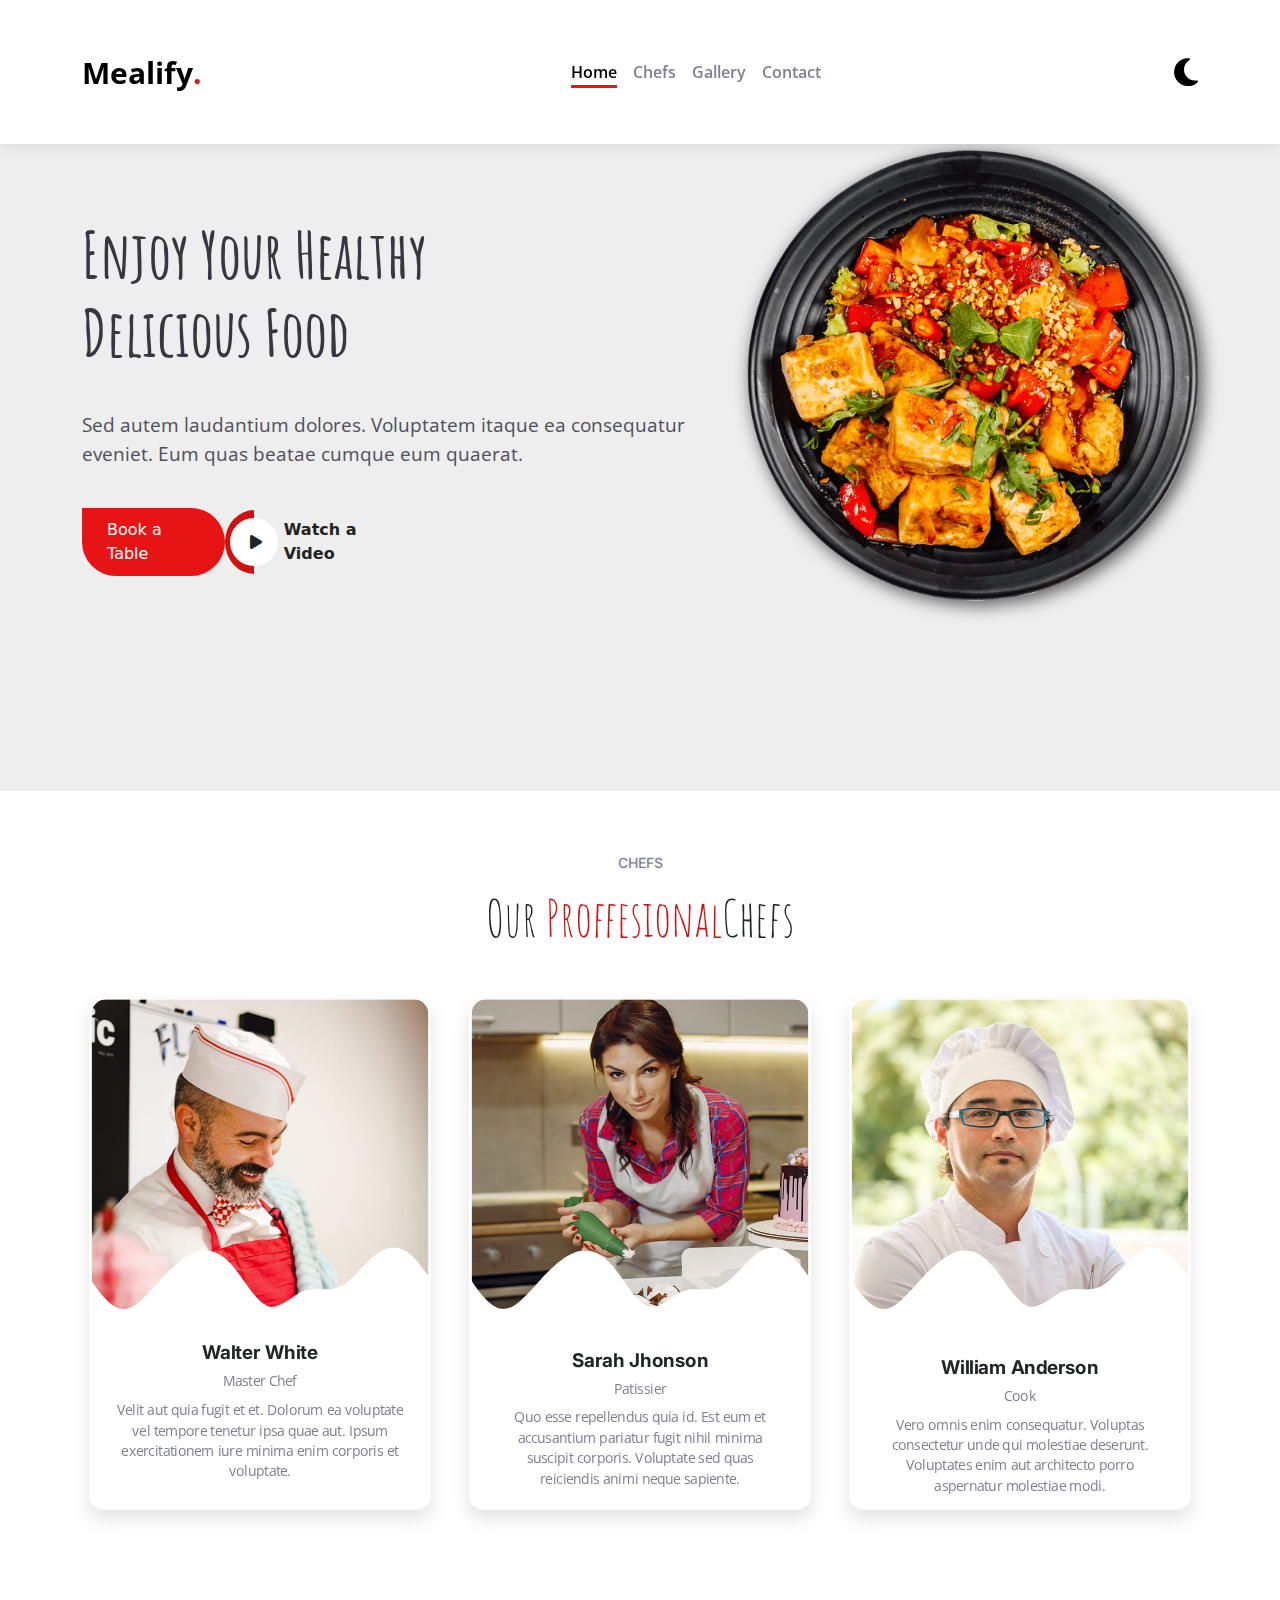
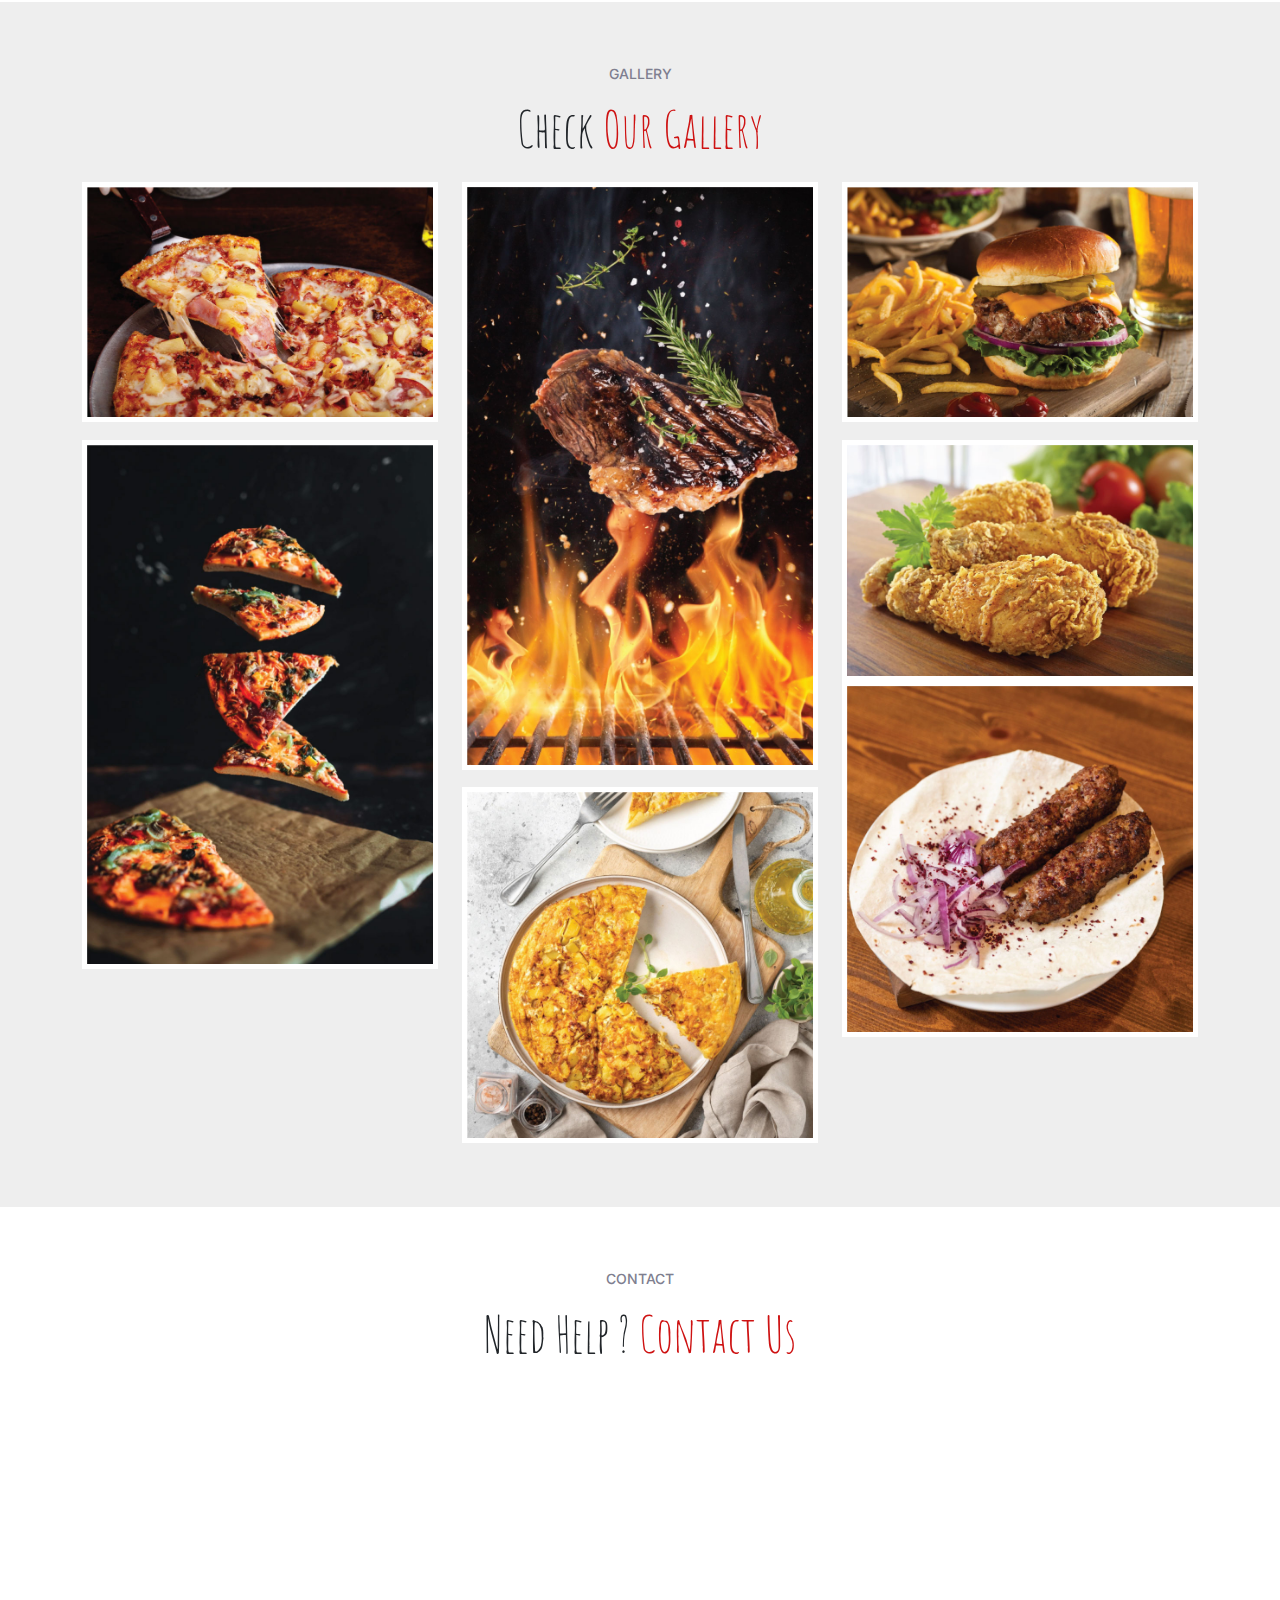
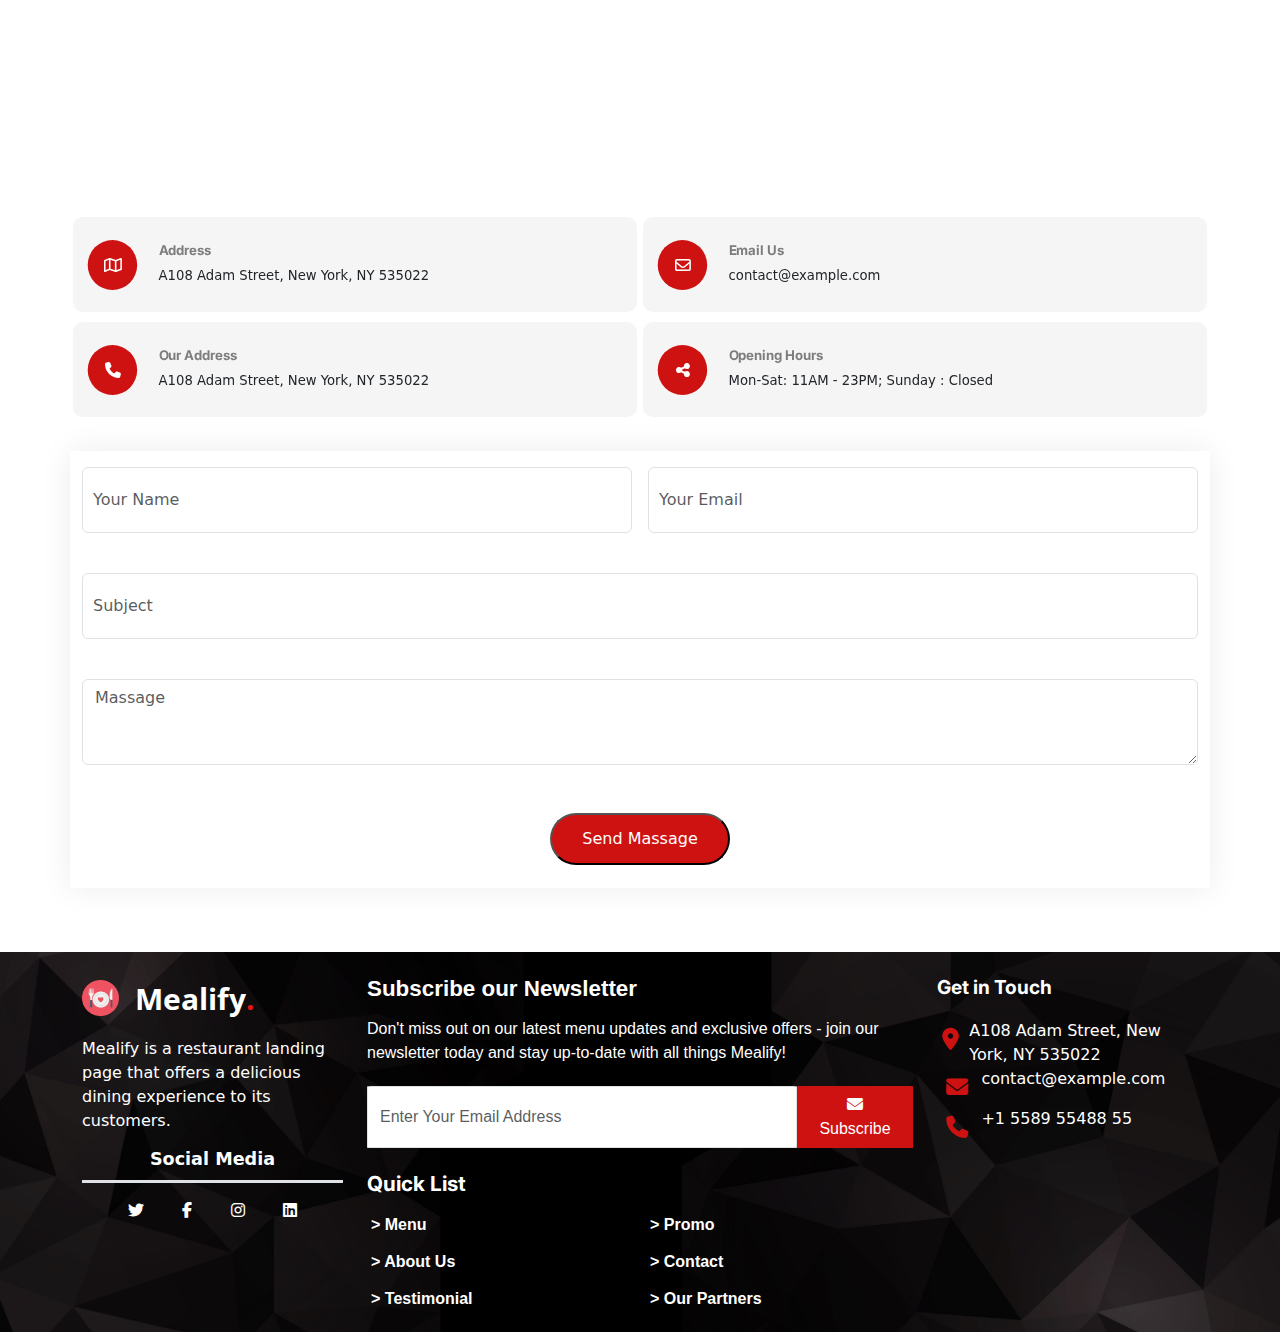
<file: index.html>
<!DOCTYPE html>
<html lang="en">
<head>
    <meta charset="UTF-8">
    <meta name="viewport" content="width=device-width, initial-scale=1.0">
    <link id="stylePage" rel="stylesheet" href="./style/styles.css">
    <link rel="stylesheet" href="https://cdn.jsdelivr.net/npm/bootstrap@5.3.3/dist/css/bootstrap.min.css">
    <link rel="stylesheet" href="./style/all.min.css">
    <link rel="stylesheet" href="./style/media.css">
    <link rel="icon" href="./imgs/favicon.png">


    <link rel="preconnect" href="https://fonts.googleapis.com">
    <link rel="preconnect" href="https://fonts.gstatic.com" crossorigin>
    <link href="https://fonts.googleapis.com/css2?family=Open+Sans:ital,wght@0,300..800;1,300..800&display=swap" rel="stylesheet">
    <link rel="preconnect" href="https://fonts.googleapis.com">
    <link rel="preconnect" href="https://fonts.gstatic.com" crossorigin>
    <link href="https://fonts.googleapis.com/css2?family=Amatic+SC:wght@400;700&display=swap" rel="stylesheet">
    <link rel="preconnect" href="https://fonts.googleapis.com">
    <link rel="preconnect" href="https://fonts.gstatic.com" crossorigin>
    <link href="https://fonts.googleapis.com/css2?family=Inter:ital,opsz,wght@0,14..32,100..900;1,14..32,100..900&display=swap" rel="stylesheet">
    
    <title>mealify</title>
</head>
<body>
    

  

    
  <!-- NAV_BAR -->


  

  
  <nav id="navbar" class="navbar navbar-expand-lg fixed-top">
    <div class="container  ">
      <a id="navTitle" class="navbar-brand" href="#">Mealify</a>
   

      
      <div class="collapse navbar-collapse  " id="navbarSupportedContent">
        <ul id="myNavUl" class="navbar-nav  mb-2 mb-lg-0">
          <li class="nav-item">
            <a class="nav-link  active" aria-current="page" href="#mainSection">Home</a>
          </li>
          <li class="nav-item">
            <a class="nav-link " href="#CHEFS_Section">Chefs</a>
          </li>
          <li class="nav-item">
            <a class="nav-link " href="#GallerySection">Gallery</a>
          </li>
          <li class="nav-item">
            <a class="nav-link " href="#ContactUsSection" >Contact</a>
          </li>
        </ul>
       
      </div>
      
      <i id="MoodIcon" class="fa-solid fa-moon fa-2xl ms-auto  " style="color: #000000;"></i>  
      <i id="sunIcon" class="fa-solid fa-sun fa-xl ms-auto d-none " style="color: #ffff;"></i>

      
      <button class="navbar-toggler" type="button" data-bs-toggle="offcanvas" data-bs-target="#offcanvasRight" aria-controls="navbarSupportedContent" aria-expanded="false" aria-label="Toggle navigation">
        <span class="navbar-toggler-icon"></span>
      </button>
   
    </div>
    
  </nav>

  <div class="offcanvas offcanvas-end   " tabindex="-1" id="offcanvasRight" aria-labelledby="offcanvasRightLabel">
    <div class="offcanvas-header">
      <ul id="mylist" class="list-unstyled ">
        <li class="nav-item">
          <a class="nav-link  active" aria-current="page" href="#mainSection">Home</a>
        </li>
        <li class="nav-item">
          <a class="nav-link " href="#CHEFS_Section">Chefs</a>
        </li>
        <li class="nav-item">
          <a class="nav-link " href="#GallerySection">Gallery</a>
        </li>
        <li class="nav-item">
          <a class="nav-link " href="#ContactUsSection" >Contact</a>
        </li>
      </ul>

      <button id="listcloseBTN" type="button" class="btn-close" data-bs-dismiss="offcanvas" aria-label="Close"></button>
    </div>
 


  </div>

  


  <!-- mainSection -->
   <header id="mainSection" class="section">
    <div class="container ">
     <div class="row ">
      <div class="col-md-7   ">

        <h2 id="mainTitle" >Enjoy Your Healthy <br> Delicious Food</h2>
        <p id="mainTitle_P" class="">Sed autem laudantium dolores. Voluptatem itaque ea consequatur <br> eveniet. Eum quas beatae cumque eum quaerat. </p>
        <div  id="btnGroup" class="btnGroup d-flex  align-items-center  ">
          
          <a href="" class="mybtn   rounded-bottom-pill rounded-end-pill text-decoration-none  text-white">Book a Table</a>
        

        <div id="mybtn1Container" class="d-flex  ">
          <div id="mainHomeIcon" class="icon"> <i  class="fa-solid  fa-play ms-1  "></i></div>

          
          <a href="https://youtube.com" class="mybtn2   text-decoration-none  list-unstyled" target="_blank" >Watch a Video</a>
  
  
        </div>




    
        </div>
      </div>
   
      <div class="col-md-5 d-flex justify-content-center ">
        <img id="foodImg" class="" src="./imgs/hero-img.png" alt="foodImg">
      </div>



     
    
     
     </div>




    </div>
   </header>

  


  <!-- CHEFS_Section -->
     <section id="CHEFS_Section" class="section">
    <div class="container">
      <div class="row">
        <div class="col-lg-12 text-center">
          <h2 class="globelFont2">CHEFS</h2>
          <p class="globelFont">Our <span class="globelSpanFont">Proffesional</span>Chefs</p>

        </div>
      </div>




      <div class="row">
        <div class="col-md-4   rounded-4">
          <div class="mediaBoxs">
            <a href="https://twitter.com" target="_blank">
              <i class="fa-brands fa-twitter"></i>
            </a>
            <a href="https://facebook.com" target="_blank">
              <i class="fa-brands fa-facebook-f"></i>
            </a>
            <a href="https://instagram.com" target="_blank">
              <i class="fa-brands fa-instagram"></i>
            </a>
            <a href="https://linkedin.com" target="_blank">
              <i class="fa-brands fa-linkedin"></i>
            </a>
          </div>


         <div class="chefsimg-Container position-relative ">
          <picture class="" >
            <img class=" rounded-top-4 mb-3"  src="/imgs/chefs-1.jpg" alt="">

          </picture>
          <svg xmlns="http://www.w3.org/2000/svg" viewBox="0 0 1440 320"><path fill="#ffff" fill-opacity="1" d="M0,96L21.8,128C43.6,160,87,224,131,229.3C174.5,235,218,181,262,133.3C305.5,85,349,43,393,26.7C436.4,11,480,21,524,69.3C567.3,117,611,203,655,218.7C698.2,235,742,181,785,165.3C829.1,149,873,171,916,149.3C960,128,1004,64,1047,32C1090.9,0,1135,0,1178,42.7C1221.8,85,1265,171,1309,186.7C1352.7,203,1396,149,1418,122.7L1440,96L1440,320L1418.2,320C1396.4,320,1353,320,1309,320C1265.5,320,1222,320,1178,320C1134.5,320,1091,320,1047,320C1003.6,320,960,320,916,320C872.7,320,829,320,785,320C741.8,320,698,320,655,320C610.9,320,567,320,524,320C480,320,436,320,393,320C349.1,320,305,320,262,320C218.2,320,175,320,131,320C87.3,320,44,320,22,320L0,320Z"></path></svg>

         </div>

        
       
       
          <div class="cardContent position-relative text-center pt-2">
            
            <h3 class="mb-2 globelChefTitleFontStyle">Walter White</h3>
            <span class="globelChefSpanFontStyle">Master Chef</span>
            <p class="pt-2 pb-3 globelChefParagraphFontStyle">Velit aut quia fugit et et. Dolorum ea voluptate vel tempore tenetur ipsa quae aut. Ipsum exercitationem iure minima enim corporis et voluptate. </p>


          </div>

      
          
        </div>

        
        <div class="col-md-4  rounded-4">
          <div class="mediaBoxs">
            <a href="https://twitter.com" target="_blank">
              <i class="fa-brands fa-twitter"></i>
            </a>
            <a href="https://facebook.com" target="_blank">
              <i class="fa-brands fa-facebook-f"></i>
            </a>
            <a href="https://instagram.com" target="_blank">
              <i class="fa-brands fa-instagram"></i>
            </a>
            <a href="https://linkedin.com" target="_blank">
              <i class="fa-brands fa-linkedin"></i>
            </a>
          </div>
          <div class="chefsimg-Container position-relative ">
            <picture >
              <img class=" rounded-top-4 mb-3"  src="/imgs/chefs-2.jpg" alt="">
            </picture>
            <svg xmlns="http://www.w3.org/2000/svg" viewBox="0 0 1440 320"><path fill="#ffff" fill-opacity="1" d="M0,96L21.8,128C43.6,160,87,224,131,229.3C174.5,235,218,181,262,133.3C305.5,85,349,43,393,26.7C436.4,11,480,21,524,69.3C567.3,117,611,203,655,218.7C698.2,235,742,181,785,165.3C829.1,149,873,171,916,149.3C960,128,1004,64,1047,32C1090.9,0,1135,0,1178,42.7C1221.8,85,1265,171,1309,186.7C1352.7,203,1396,149,1418,122.7L1440,96L1440,320L1418.2,320C1396.4,320,1353,320,1309,320C1265.5,320,1222,320,1178,320C1134.5,320,1091,320,1047,320C1003.6,320,960,320,916,320C872.7,320,829,320,785,320C741.8,320,698,320,655,320C610.9,320,567,320,524,320C480,320,436,320,393,320C349.1,320,305,320,262,320C218.2,320,175,320,131,320C87.3,320,44,320,22,320L0,320Z"></path></svg>
  
           </div>

      

          <div class="cardContent text-center pt-3">
            <h3 class="mb-2 globelChefTitleFontStyle">Sarah Jhonson</h3>
            <span class="globelChefSpanFontStyle">Patissier</span>
            <p class="pt-2 pb-3 globelChefParagraphFontStyle">Quo esse repellendus quia id. Est eum et accusantium pariatur fugit nihil minima suscipit corporis. Voluptate sed quas reiciendis animi neque sapiente.  </p>


          </div>

        </div>
        <div class="col-md-4  rounded-4">

          <div class="mediaBoxs">
            <a href="https://twitter.com" target="_blank">
              <i class="fa-brands fa-twitter"></i>
            </a>
            <a href="https://facebook.com" target="_blank">
              <i class="fa-brands fa-facebook-f"></i>
            </a>
            <a href="https://instagram.com" target="_blank">
              <i class="fa-brands fa-instagram"></i>
            </a>
            <a href="https://linkedin.com" target="_blank">
              <i class="fa-brands fa-linkedin"></i>
            </a>
          </div>

          <div class="chefsimg-Container position-relative ">

            <picture >
              <img class=" rounded-top-4 mb-3"  src="/imgs/chefs-3.jpg" alt="">
            </picture>
            <svg xmlns="http://www.w3.org/2000/svg" viewBox="0 0 1440 320"><path fill="#ffff" fill-opacity="1" d="M0,96L21.8,128C43.6,160,87,224,131,229.3C174.5,235,218,181,262,133.3C305.5,85,349,43,393,26.7C436.4,11,480,21,524,69.3C567.3,117,611,203,655,218.7C698.2,235,742,181,785,165.3C829.1,149,873,171,916,149.3C960,128,1004,64,1047,32C1090.9,0,1135,0,1178,42.7C1221.8,85,1265,171,1309,186.7C1352.7,203,1396,149,1418,122.7L1440,96L1440,320L1418.2,320C1396.4,320,1353,320,1309,320C1265.5,320,1222,320,1178,320C1134.5,320,1091,320,1047,320C1003.6,320,960,320,916,320C872.7,320,829,320,785,320C741.8,320,698,320,655,320C610.9,320,567,320,524,320C480,320,436,320,393,320C349.1,320,305,320,262,320C218.2,320,175,320,131,320C87.3,320,44,320,22,320L0,320Z"></path></svg>

          </div>
        
          
          <div class="cardContent text-center pt-4">
            <h3 class="mb-2 globelChefTitleFontStyle">William Anderson</h3>
            <span class="globelChefSpanFontStyle">Cook</span>
            <p class="pt-2 pb-3 globelChefParagraphFontStyle">Vero omnis enim consequatur. Voluptas consectetur unde qui molestiae deserunt. Voluptates enim aut architecto porro aspernatur molestiae modi. </p>


          </div>

        </div>

        




      </div>
    </div>
   </section>  

  


   <!-- GallerySection  -->
   <section id="GallerySection" class="section">
    <div class="container">
      <div class="row">
        <div class="col-lg-12 text-center">
          <h2 class="globelFont2">GALLERY</h2>
          <p class="globelFont">Check<span class="globelSpanFont"> Our Gallery </span></p>

        </div>
      </div>





      <div id="mealsRow1" class="row ">    
        <div class="col-md-4 ">
          <div class="imgCard">
            <img class="w-100" src="./imgs/meal-1.jpg" alt="">

            <div class="innerLayer ">
              <h2>Pizza</h2>
              <p>Hawaiian pizza with ham and pineapple</p>
  
  
            </div>
          </div>
          <div class="imgCard4">
            <img class="w-100" src="./imgs/meal-4.jpg" alt="">

            <div class="innerLayer ">
              <h2>Levitation pizza</h2>
              <p>Levitation pizza on black background.</p>
  
  
            </div>
          </div>

        </div>


        <div class="col-md-4">
          <div class="imgCard2">
            <img class="w-100" src="./imgs/meal-2.jpg" alt="">

            <div class="innerLayer ">
              <h2>Beef steaks</h2>
              <p>Tasty beef steaks flying above cast iron grate with fire flames. </p>
  
  
            </div>
          </div>
          <div class="imgCard7">
            <img class="w-100" src="./imgs/meal-7.jpg" alt="">

            <div class="innerLayer ">
              <h2>Frittata</h2>
              <p>Frittata or potato pie in a ceramic plate</p>
  
  
            </div>
          </div>
        </div>
        

        
        <div class="col-md-4">
          <div class="imgCard3">
            <img class="w-100" src="./imgs/meal-3.jpg" alt="">

            <div class="innerLayer ">
              <h2>Burger</h2>
              <p>grass fed bison hamburger with chips & beer</p>
  
  
            </div>
          </div>
          <div class="imgCard5">
            <img class="w-100" src="./imgs/meal-5.jpg" alt="">

            <div class="innerLayer ">
              <h2>Crispy Fried Chicken</h2>
              <p>Golden brown chicken legs with a crunchy coating and juicy meat </p>
  
  
            </div>
          </div>
          <div class="imgCard6">
            <img class="w-100" src="./imgs/meal-6.jpg" alt="">

            <div class="innerLayer ">
              <h2>Lyulya kebab</h2>
              <p> Tender and juicy skewers of ground lamb or beef, flavored with aromatic spices and herbs </p>
  
  
            </div>
          </div>
       
        </div>


      </div>
    </div>

   </section>
  



   <!--ContactUsSection -->

     <section id="ContactUsSection" class="section">
    <div class="container">
      <div class="row">
        <div class="col-lg-12 text-center">
          <h2 class="globelFont2">CONTACT</h2>
          <p class="globelFont">Need Help ?<span class="globelSpanFont">  Contact Us </span></p>

        </div>
      </div>


      <div class="iframecontainer">
        <iframe src="https://www.google.com/maps/embed?pb=!1m14!1m8!1m3!1d24194.891570590225!2d-74.006138!3d40.710059!3m2!1i1024!2i768!4f13.1!3m3!1m2!1s0x89c25a22a3bda30d%3A0xb89d1fe6bc499443!2sDowntown.%20Conference%20Center!5e0!3m2!1sen!2sus!4v1744580103501!5m2!1sen!2sus" width="1400" height="350" style="border:0;" allowfullscreen="" loading="lazy" referrerpolicy="no-referrer-when-downgrade"></iframe>

      </div>

      <div id="CustomRow" class="row  ">

        <div id="card1" class="col-md-6 mv  car-body   ">
                <div class="icon">
                 <i class="fa-regular fa-map"></i>
               </div>
               <div>
                 <h3> Address</h3>
                 <p>A108 Adam Street, New York, NY 535022</p>
               </div> 
        </div>
        <div id="card2" class="col-md-6   car-body   ">
               <div class="icon">
                 <i class="fa-regular fa-envelope"></i>
                         </div>
               <div>
                 <h3>Email Us</h3>
                 <p>contact@example.com</p>
               </div> 
        </div>


        

      </div>


      <div class="row  mb-4  ">
      
          <div class="col-md-6 car-body    ">
            
            <div class="icon">
             <i class="fa-solid fa-phone"></i> 
           </div>
           <div>
             <h3>Our Address</h3>
             <p>A108 Adam Street, New York, NY 535022</p>
           </div> 
           </div>
           <div class="col-md-6 car-body   ">
           <div class="icon">
             <i class="fa-solid fa-share-nodes"></i>
           </div>
           <div>
             <h3>Opening Hours</h3>
             <p>Mon-Sat: 11AM - 23PM; Sunday : Closed </p>
           </div> 
       
         </div>
      </div>











    <div class="row   "> 
        <div class="myForm col-md-12  m-auto">
           
       <div class="form pt-3">
       <div class="mb-3 d-flex ">
         <label for="exampleFormControlInput1" class="form-label"></label>
         <input type="email" class="form-control w-50 me-2" id="exampleFormControlInput1" placeholder="Your Name">
 
         <label for="exampleFormControlInput1" class="form-label"></label>
         <input type="email" class="form-control w-50 ms-2" id="exampleFormControlInput1" placeholder="Your Email">
       </div>
       <div class="mb-3">
         <label for="exampleFormControlInput1" class="form-label"></label>
         <input type="email" class="form-control" id="exampleFormControlInput1" placeholder="Subject">
       </div>
       <div class="mb-5">
         <label for="exampleFormControlTextarea1" class="form-label"></label>
         <textarea class="form-control" id="exampleFormControlTextarea1" rows="3" placeholder="Massage"></textarea>
       </div>
        
       <div class="text-center">
         <button id="myBtn" class="rounded-5">Send Massage</button>
       </div>
 
 
     </div>
     
         </div>
    </div>
    

    </div>


   </section> 







   
 <!--FooterSection -->
 <section id="footer">
  <div class="container">
    <div class="row  text-white">
      <div class="col-md-3  py-4">
        <div class="footercontant1 mb-3 d-flex align-items-center">
          <img id="footerIcon" src="./imgs/favicon.png" class=" " alt="foodFooterIcon">
          <a id="navTitle" class="navbar-brand e  ms-3" href="#">Mealify</a>
        </div>
        <div class="footerText1">
          <p class="">Mealify is a restaurant landing page that offers a delicious dining experience to its customers.</p>
        </div>
        <div class="footerText2 text-center">
          <h3 id="socialMediaFooter" class="border-bottom border-3 mb-3">Social Media</h3>
          <div id="FooterList" class="FooterList ">
            <ul class="list-unstyled d-flex justify-content-center ">
              <li class="">
                <i class="fa-brands fa-twitter"></i>
              </li>
              <li>
                <i class="fa-brands fa-facebook-f"></i>
              </li>
              <li>
                <i class="fa-brands fa-instagram"></i>
              </li>
              <li>
                <i class="fa-brands fa-linkedin"></i>
              </li>
            </ul>

          </div>

        </div>
    
      </div>


      <div id="secFooterColumn" class="pt-4  col-md-6 ">
        <h3 id="secFooterColumnTitle">Subscribe our Newsletter</h3>
        <p id="secFooterColumnParagraph">Don't miss out on our latest menu updates and exclusive offers - join our newsletter today and stay up-to-date with all things Mealify! </p>


        <div class="d-flex justify-content-between mb-4">
          <input type="text" name=""class="form-control " placeholder="Enter Your Email Address" id="FooterInput">
          <button id="MyFooterBtn" class="btn text-white"><i class="fa-solid fa-envelope"></i> Subscribe</button>
        </div>
        <div id="QuickfooterListContainer" class="guidList ">
       
          <h2 id="QuickfooterListTitle">Quick List</h2>
       

         <div id="QuickfooterList" class="d-flex  ">
          <div class=" w-50">
            <ul class="list-unstyled  ">
              <li class="mt-2 mx-3"> Menu</li>
              <li class="mt-2 mx-3"> About Us</li>
              <li class="mt-2 mx-3"> Testimonial</li>
            </ul>
          </div>
          <div class="w-50">
            <ul class="list-unstyled ">
              <li class="mt-2 mx-3"> Promo</li>
              <li class="mt-2 mx-3"> Contact</li>
              <li class="mt-2 mx-3"> Our Partners</li>
            </ul>
          </div>
         </div>
          
        </div>


        
       </div>

       
      <div id="thirdFooterColumn" class="py-4 col-md-3 ">
       <h3>Get in Touch</h3>
       <div>
        <ul class="list-unstyled">
          <li><i class="fa-solid fa-location-dot"></i> <span> A108 Adam Street, New York, NY 535022 </span></li>
          <li><i class="fa-solid fa-envelope"></i>    <span>contact@example.com</span></li>
          <li><i class="fa-solid fa-phone"></i>  <span>+1 5589 55488 55</span></li>
        </ul>
       </div>
      </div>
    </div>
  </div>

 </section>
  



    <script src="https://cdn.jsdelivr.net/npm/bootstrap@5.3.3/dist/js/bootstrap.bundle.min.js"></script>
    <script src="./script/index.js"></script>
</body>
</html>
</file>
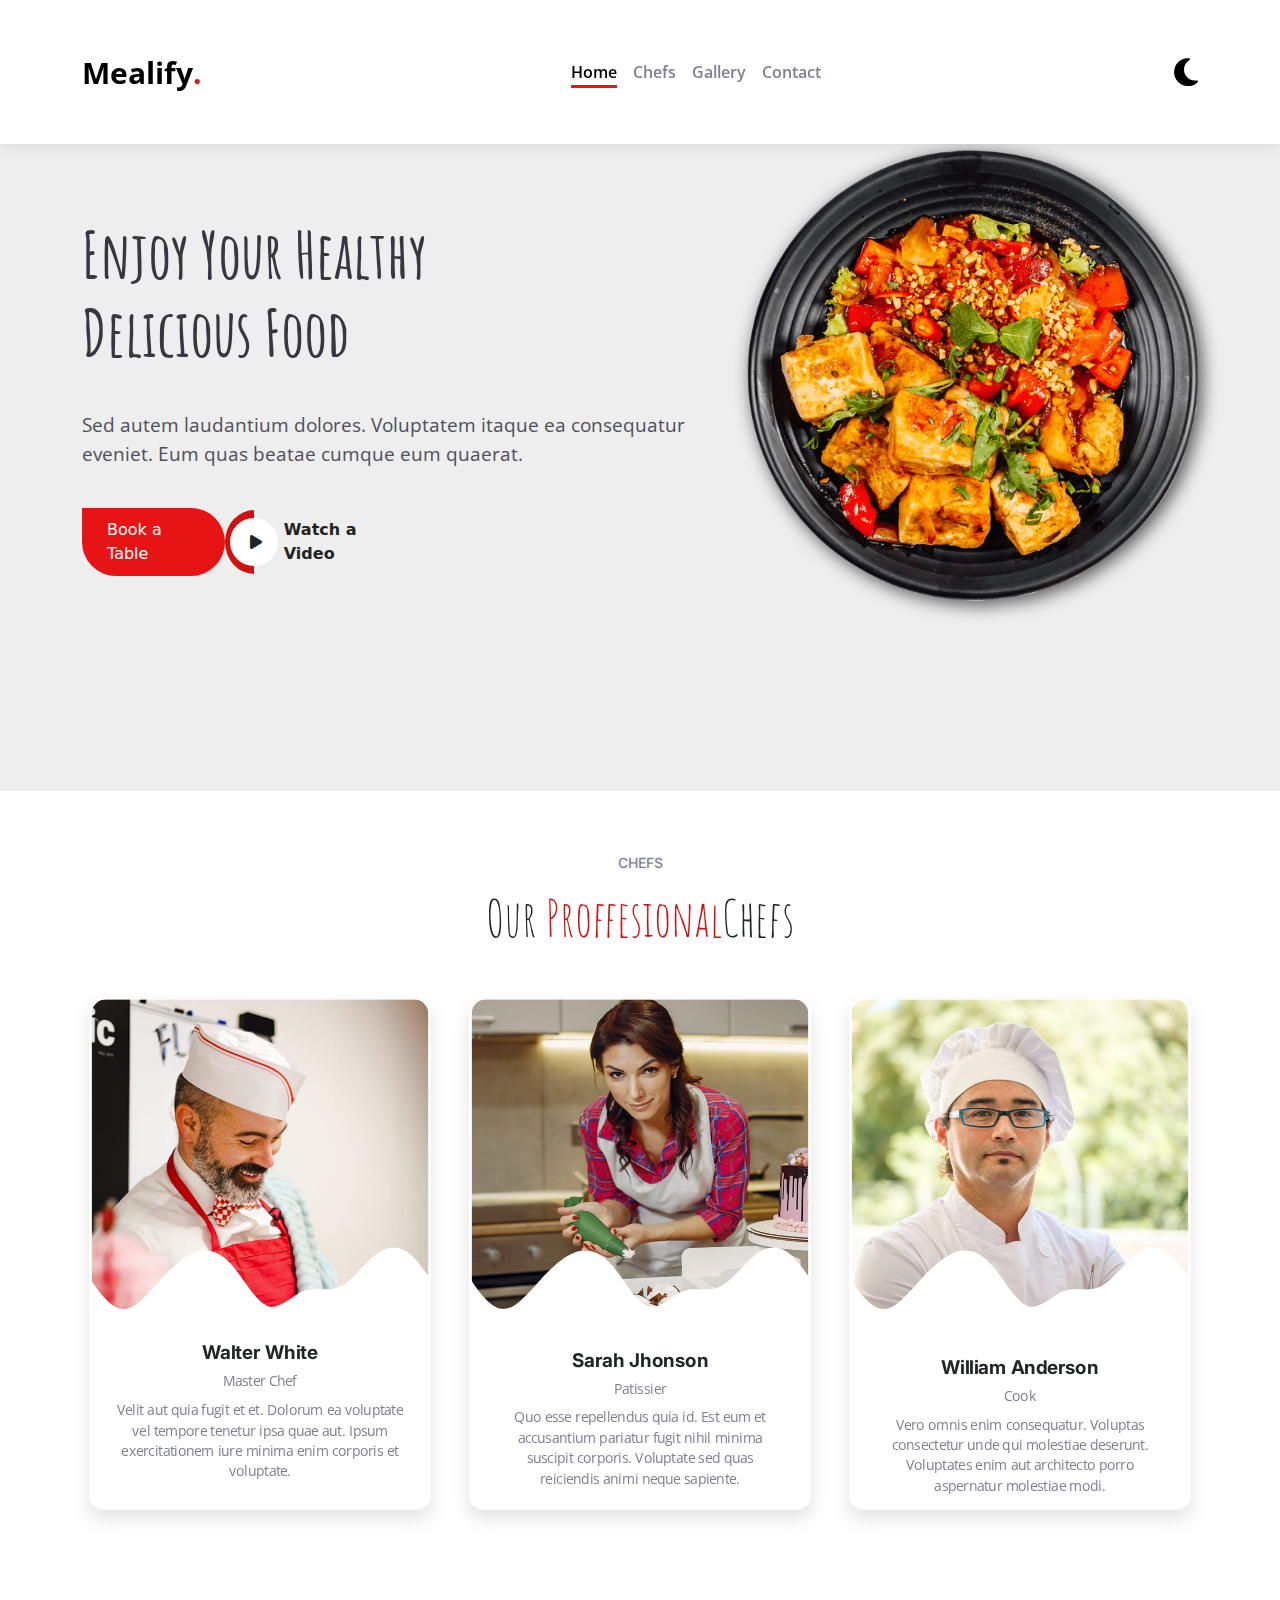
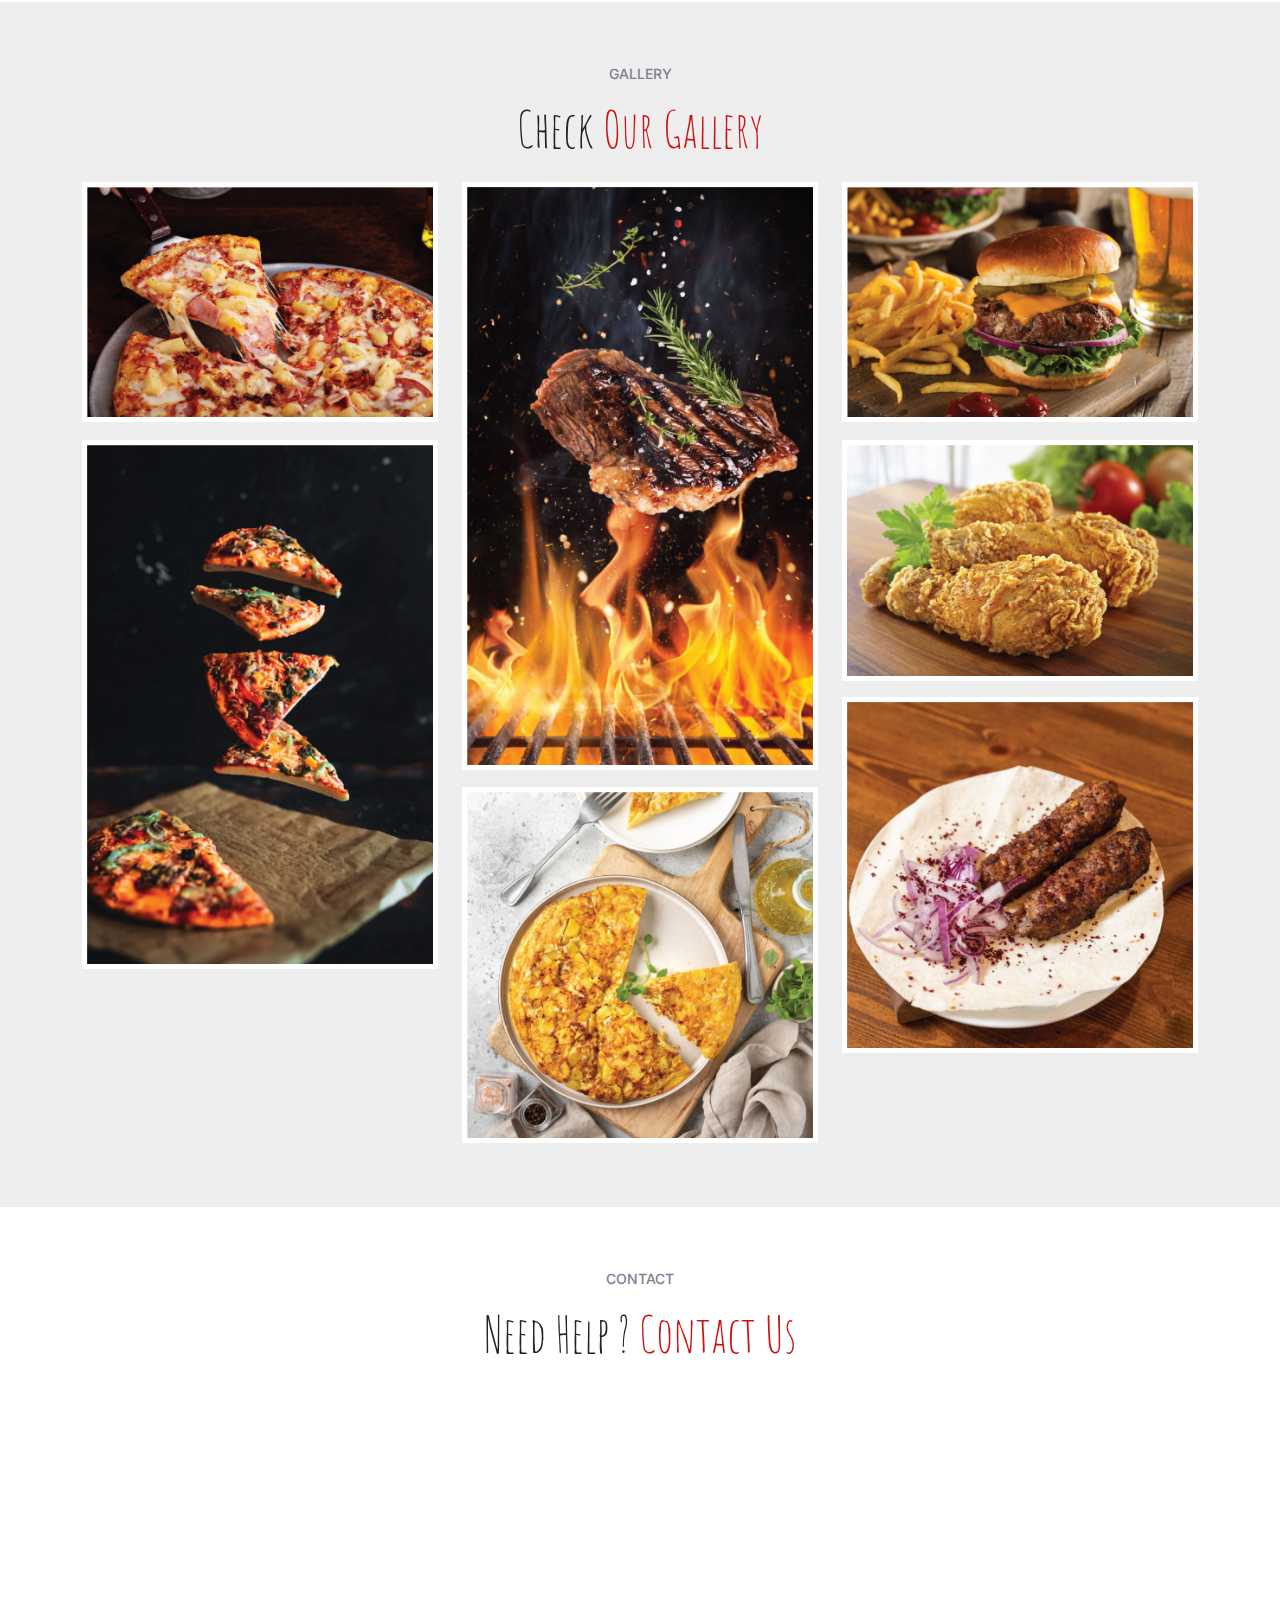
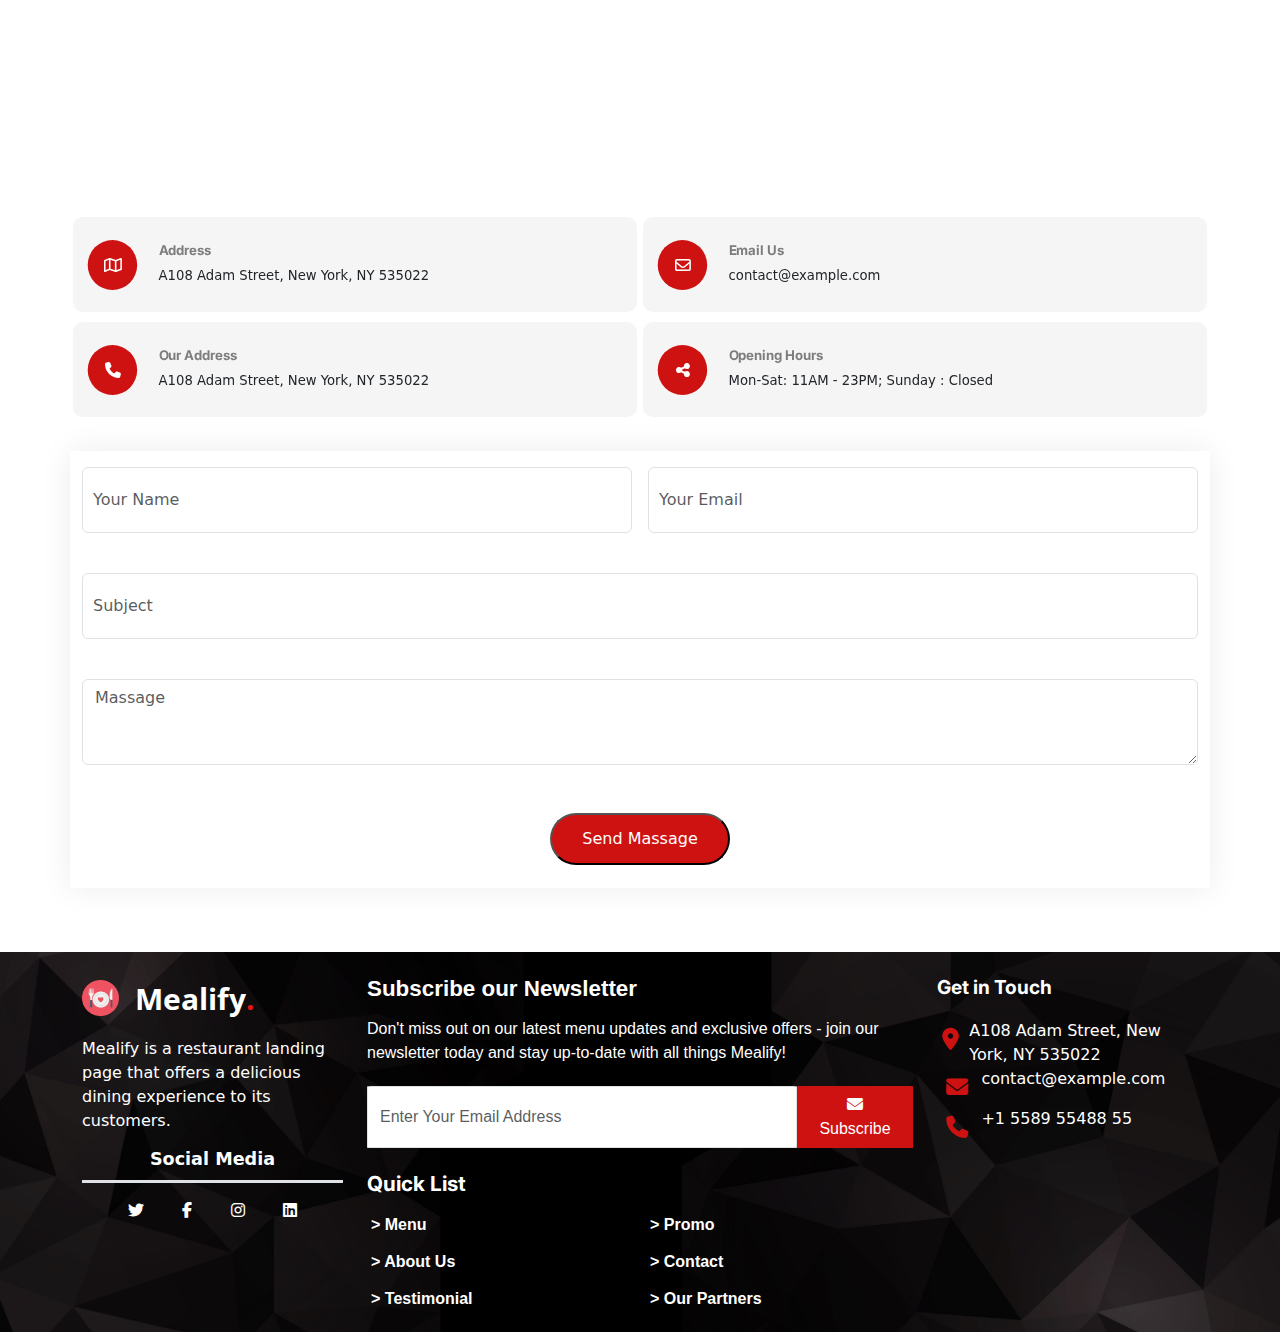
<file: script/index.html>
<!DOCTYPE html>
<html lang="en">
<head>
    <meta charset="UTF-8">
    <meta name="viewport" content="width=device-width, initial-scale=1.0">
    <link id="stylePage" rel="stylesheet" href="./style/styles.css">
    <link rel="stylesheet" href="https://cdn.jsdelivr.net/npm/bootstrap@5.3.3/dist/css/bootstrap.min.css">
    <link rel="stylesheet" href="./style/all.min.css">
    <link rel="stylesheet" href="./style/media.css">
    <link rel="icon" href="./imgs/favicon.png">


    <link rel="preconnect" href="https://fonts.googleapis.com">
    <link rel="preconnect" href="https://fonts.gstatic.com" crossorigin>
    <link href="https://fonts.googleapis.com/css2?family=Open+Sans:ital,wght@0,300..800;1,300..800&display=swap" rel="stylesheet">
    <link rel="preconnect" href="https://fonts.googleapis.com">
    <link rel="preconnect" href="https://fonts.gstatic.com" crossorigin>
    <link href="https://fonts.googleapis.com/css2?family=Amatic+SC:wght@400;700&display=swap" rel="stylesheet">
    <link rel="preconnect" href="https://fonts.googleapis.com">
    <link rel="preconnect" href="https://fonts.gstatic.com" crossorigin>
    <link href="https://fonts.googleapis.com/css2?family=Inter:ital,opsz,wght@0,14..32,100..900;1,14..32,100..900&display=swap" rel="stylesheet">
    
    <title>mealify</title>
</head>
<body>
    

  

    
  <!-- NAV_BAR -->


  

  
  <nav id="navbar" class="navbar navbar-expand-lg fixed-top">
    <div class="container  ">
      <a id="navTitle" class="navbar-brand" href="#">Mealify</a>
   

      
      <div class="collapse navbar-collapse  " id="navbarSupportedContent">
        <ul id="myNavUl" class="navbar-nav  mb-2 mb-lg-0">
          <li class="nav-item">
            <a class="nav-link  active" aria-current="page" href="#mainSection">Home</a>
          </li>
          <li class="nav-item">
            <a class="nav-link " href="#CHEFS_Section">Chefs</a>
          </li>
          <li class="nav-item">
            <a class="nav-link " href="#GallerySection">Gallery</a>
          </li>
          <li class="nav-item">
            <a class="nav-link " href="#ContactUsSection" >Contact</a>
          </li>
        </ul>
       
      </div>
      
      <i id="MoodIcon" class="fa-solid fa-moon fa-2xl ms-auto pointer-event " style="color: #000000;"></i>  
      <i id="sunIcon" class="fa-solid fa-sun fa-xl ms-auto d-none  pointer-event " style="color: #ffff;"></i>

      
      <button class="navbar-toggler" type="button" data-bs-toggle="offcanvas" data-bs-target="#offcanvasRight" aria-controls="navbarSupportedContent" aria-expanded="false" aria-label="Toggle navigation">
        <span class="navbar-toggler-icon"></span>
      </button>
   
    </div>
    
  </nav>

  <div  class="offcanvas offcanvas-end   " tabindex="-1" id="offcanvasRight" aria-labelledby="offcanvasRightLabel">
    <div class="offcanvas-header">
      <ul id="mylist" class="list-unstyled ">
        <li class="nav-item">
          <a class="nav-link  active" aria-current="page" href="#mainSection">Home</a>
        </li>
        <li class="nav-item">
          <a class="nav-link " href="#CHEFS_Section">Chefs</a>
        </li>
        <li class="nav-item">
          <a class="nav-link " href="#GallerySection">Gallery</a>
        </li>
        <li class="nav-item">
          <a class="nav-link " href="#ContactUsSection" >Contact</a>
        </li>
      </ul>

      <button id="listcloseBTN" type="button" class="btn-close" data-bs-dismiss="offcanvas" aria-label="Close"></button>
    </div>
 


  </div>

  


  <!-- mainSection -->
   <header id="mainSection" class="section">
    <div class="container ">
     <div class="row ">
      <div class="col-md-7   ">

        <h2 id="mainTitle" >Enjoy Your Healthy <br> Delicious Food</h2>
        <p id="mainTitle_P" class="">Sed autem laudantium dolores. Voluptatem itaque ea consequatur <br> eveniet. Eum quas beatae cumque eum quaerat. </p>
        <div  id="btnGroup" class="btnGroup d-flex  align-items-center  ">
          
          <a href="" class="mybtn   rounded-bottom-pill rounded-end-pill text-decoration-none  text-white">Book a Table</a>
        

        <div id="mybtn1Container" class="d-flex  ">
          <div id="mainHomeIcon" class="icon"> <i  class="fa-solid  fa-play ms-1  "></i></div>

          
          <a href="https://youtube.com" class="mybtn2   text-decoration-none  list-unstyled" target="_blank" >Watch a Video</a>
  
  
        </div>




    
        </div>
      </div>
   
      <div class="col-md-5 d-flex justify-content-center ">
        <img id="foodImg" class="" src="./imgs/hero-img.png" alt="foodImg">
      </div>



     
    
     
     </div>




    </div>
   </header>

  


  <!-- CHEFS_Section -->
     <section id="CHEFS_Section" class="section">
    <div class="container">
      <div class="row">
        <div class="col-lg-12 text-center">
          <h2 class="globelFont2">CHEFS</h2>
          <p class="globelFont">Our <span class="globelSpanFont">Proffesional</span>Chefs</p>

        </div>
      </div>




      <div class="row">
        <div class="col-md-4   rounded-4">
          <div class="mediaBoxs">
            <a href="https://twitter.com" target="_blank">
              <i class="fa-brands fa-twitter"></i>
            </a>
            <a href="https://facebook.com" target="_blank">
              <i class="fa-brands fa-facebook-f"></i>
            </a>
            <a href="https://instagram.com" target="_blank">
              <i class="fa-brands fa-instagram"></i>
            </a>
            <a href="https://linkedin.com" target="_blank">
              <i class="fa-brands fa-linkedin"></i>
            </a>
          </div>


         <div class="chefsimg-Container position-relative ">
          <picture class="" >
            <img class=" rounded-top-4 mb-3"  src="/imgs/chefs-1.jpg" alt="">

          </picture>
          <svg xmlns="http://www.w3.org/2000/svg" viewBox="0 0 1440 320"><path fill="#ffff" fill-opacity="1" d="M0,96L21.8,128C43.6,160,87,224,131,229.3C174.5,235,218,181,262,133.3C305.5,85,349,43,393,26.7C436.4,11,480,21,524,69.3C567.3,117,611,203,655,218.7C698.2,235,742,181,785,165.3C829.1,149,873,171,916,149.3C960,128,1004,64,1047,32C1090.9,0,1135,0,1178,42.7C1221.8,85,1265,171,1309,186.7C1352.7,203,1396,149,1418,122.7L1440,96L1440,320L1418.2,320C1396.4,320,1353,320,1309,320C1265.5,320,1222,320,1178,320C1134.5,320,1091,320,1047,320C1003.6,320,960,320,916,320C872.7,320,829,320,785,320C741.8,320,698,320,655,320C610.9,320,567,320,524,320C480,320,436,320,393,320C349.1,320,305,320,262,320C218.2,320,175,320,131,320C87.3,320,44,320,22,320L0,320Z"></path></svg>

         </div>

        
       
       
          <div class="cardContent position-relative text-center pt-2">
            
            <h3 class="mb-2 globelChefTitleFontStyle">Walter White</h3>
            <span class="globelChefSpanFontStyle">Master Chef</span>
            <p class="pt-2 pb-3 globelChefParagraphFontStyle">Velit aut quia fugit et et. Dolorum ea voluptate vel tempore tenetur ipsa quae aut. Ipsum exercitationem iure minima enim corporis et voluptate. </p>


          </div>

      
          
        </div>

        
        <div class="col-md-4  rounded-4">
          <div class="mediaBoxs">
            <a href="https://twitter.com" target="_blank">
              <i class="fa-brands fa-twitter"></i>
            </a>
            <a href="https://facebook.com" target="_blank">
              <i class="fa-brands fa-facebook-f"></i>
            </a>
            <a href="https://instagram.com" target="_blank">
              <i class="fa-brands fa-instagram"></i>
            </a>
            <a href="https://linkedin.com" target="_blank">
              <i class="fa-brands fa-linkedin"></i>
            </a>
          </div>
          <div class="chefsimg-Container position-relative ">
            <picture >
              <img class=" rounded-top-4 mb-3"  src="/imgs/chefs-2.jpg" alt="">
            </picture>
            <svg xmlns="http://www.w3.org/2000/svg" viewBox="0 0 1440 320"><path fill="#ffff" fill-opacity="1" d="M0,96L21.8,128C43.6,160,87,224,131,229.3C174.5,235,218,181,262,133.3C305.5,85,349,43,393,26.7C436.4,11,480,21,524,69.3C567.3,117,611,203,655,218.7C698.2,235,742,181,785,165.3C829.1,149,873,171,916,149.3C960,128,1004,64,1047,32C1090.9,0,1135,0,1178,42.7C1221.8,85,1265,171,1309,186.7C1352.7,203,1396,149,1418,122.7L1440,96L1440,320L1418.2,320C1396.4,320,1353,320,1309,320C1265.5,320,1222,320,1178,320C1134.5,320,1091,320,1047,320C1003.6,320,960,320,916,320C872.7,320,829,320,785,320C741.8,320,698,320,655,320C610.9,320,567,320,524,320C480,320,436,320,393,320C349.1,320,305,320,262,320C218.2,320,175,320,131,320C87.3,320,44,320,22,320L0,320Z"></path></svg>
  
           </div>

      

          <div class="cardContent text-center pt-3">
            <h3 class="mb-2 globelChefTitleFontStyle">Sarah Jhonson</h3>
            <span class="globelChefSpanFontStyle">Patissier</span>
            <p class="pt-2 pb-3 globelChefParagraphFontStyle">Quo esse repellendus quia id. Est eum et accusantium pariatur fugit nihil minima suscipit corporis. Voluptate sed quas reiciendis animi neque sapiente.  </p>


          </div>

        </div>
        <div class="col-md-4  rounded-4">

          <div class="mediaBoxs">
            <a href="https://twitter.com" target="_blank">
              <i class="fa-brands fa-twitter"></i>
            </a>
            <a href="https://facebook.com" target="_blank">
              <i class="fa-brands fa-facebook-f"></i>
            </a>
            <a href="https://instagram.com" target="_blank">
              <i class="fa-brands fa-instagram"></i>
            </a>
            <a href="https://linkedin.com" target="_blank">
              <i class="fa-brands fa-linkedin"></i>
            </a>
          </div>

          <div class="chefsimg-Container position-relative ">

            <picture >
              <img class=" rounded-top-4 mb-3"  src="/imgs/chefs-3.jpg" alt="">
            </picture>
            <svg xmlns="http://www.w3.org/2000/svg" viewBox="0 0 1440 320"><path fill="#ffff" fill-opacity="1" d="M0,96L21.8,128C43.6,160,87,224,131,229.3C174.5,235,218,181,262,133.3C305.5,85,349,43,393,26.7C436.4,11,480,21,524,69.3C567.3,117,611,203,655,218.7C698.2,235,742,181,785,165.3C829.1,149,873,171,916,149.3C960,128,1004,64,1047,32C1090.9,0,1135,0,1178,42.7C1221.8,85,1265,171,1309,186.7C1352.7,203,1396,149,1418,122.7L1440,96L1440,320L1418.2,320C1396.4,320,1353,320,1309,320C1265.5,320,1222,320,1178,320C1134.5,320,1091,320,1047,320C1003.6,320,960,320,916,320C872.7,320,829,320,785,320C741.8,320,698,320,655,320C610.9,320,567,320,524,320C480,320,436,320,393,320C349.1,320,305,320,262,320C218.2,320,175,320,131,320C87.3,320,44,320,22,320L0,320Z"></path></svg>

          </div>
        
          
          <div class="cardContent text-center pt-4">
            <h3 class="mb-2 globelChefTitleFontStyle">William Anderson</h3>
            <span class="globelChefSpanFontStyle">Cook</span>
            <p class="pt-2 pb-3 globelChefParagraphFontStyle">Vero omnis enim consequatur. Voluptas consectetur unde qui molestiae deserunt. Voluptates enim aut architecto porro aspernatur molestiae modi. </p>


          </div>

        </div>

        




      </div>
    </div>
   </section>  

  


   <!-- GallerySection  -->
   <section id="GallerySection" class="section">
    <div class="container">
      <div class="row">
        <div class="col-lg-12 text-center">
          <h2 class="globelFont2">GALLERY</h2>
          <p class="globelFont">Check<span class="globelSpanFont"> Our Gallery </span></p>

        </div>
      </div>





      <div id="mealsRow1" class="row ">    
        <div class="col-md-4 ">
          <div class="imgCard">
            <img class="w-100" src="./imgs/meal-1.jpg" alt="">

            <div class="innerLayer ">
              <h2>Pizza</h2>
              <p>Hawaiian pizza with ham and pineapple</p>
  
  
            </div>
          </div>
          <div class="imgCard4">
            <img class="w-100" src="./imgs/meal-4.jpg" alt="">

            <div class="innerLayer ">
              <h2>Levitation pizza</h2>
              <p>Levitation pizza on black background.</p>
  
  
            </div>
          </div>

        </div>


        <div class="col-md-4">
          <div class="imgCard2">
            <img class="w-100" src="./imgs/meal-2.jpg" alt="">

            <div class="innerLayer ">
              <h2>Beef steaks</h2>
              <p>Tasty beef steaks flying above cast iron grate with fire flames. </p>
  
  
            </div>
          </div>
          <div class="imgCard7">
            <img class="w-100" src="./imgs/meal-7.jpg" alt="">

            <div class="innerLayer ">
              <h2>Frittata</h2>
              <p>Frittata or potato pie in a ceramic plate</p>
  
  
            </div>
          </div>
        </div>
        

        
        <div class="col-md-4">
          <div class="imgCard3">
            <img class="w-100" src="./imgs/meal-3.jpg" alt="">

            <div class="innerLayer ">
              <h2>Burger</h2>
              <p>grass fed bison hamburger with chips & beer</p>
  
  
            </div>
          </div>
          <div class="imgCard5 mb-3">
            <img class="w-100" src="./imgs/meal-5.jpg" alt="">

            <div class="innerLayer ">
              <h2>Crispy Fried Chicken</h2>
              <p>Golden brown chicken legs with a crunchy coating and juicy meat </p>
  
  
            </div>
          </div>
          <div class="imgCard6">
            <img class="w-100" src="./imgs/meal-6.jpg" alt="">

            <div class="innerLayer ">
              <h2>Lyulya kebab</h2>
              <p> Tender and juicy skewers of ground lamb or beef, flavored with aromatic spices and herbs </p>
  
  
            </div>
          </div>
       
        </div>


      </div>
    </div>

   </section>
  



   <!--ContactUsSection -->

     <section id="ContactUsSection" class="section">
    <div class="container">
      <div class="row">
        <div class="col-lg-12 text-center">
          <h2 class="globelFont2">CONTACT</h2>
          <p class="globelFont">Need Help ?<span class="globelSpanFont">  Contact Us </span></p>

        </div>
      </div>


      <div class="iframecontainer">
        <iframe src="https://www.google.com/maps/embed?pb=!1m14!1m8!1m3!1d24194.891570590225!2d-74.006138!3d40.710059!3m2!1i1024!2i768!4f13.1!3m3!1m2!1s0x89c25a22a3bda30d%3A0xb89d1fe6bc499443!2sDowntown.%20Conference%20Center!5e0!3m2!1sen!2sus!4v1744580103501!5m2!1sen!2sus" width="1400" height="350" style="border:0;" allowfullscreen="" loading="lazy" referrerpolicy="no-referrer-when-downgrade"></iframe>

      </div>

      <div id="CustomRow" class="row  ">

        <div id="card1" class="col-md-6 mv  car-body   ">
                <div class="icon">
                 <i class="fa-regular fa-map"></i>
               </div>
               <div>
                 <h3> Address</h3>
                 <p>A108 Adam Street, New York, NY 535022</p>
               </div> 
        </div>
        <div id="card2" class="col-md-6   car-body   ">
               <div class="icon">
                 <i class="fa-regular fa-envelope"></i>
                         </div>
               <div>
                 <h3>Email Us</h3>
                 <p>contact@example.com</p>
               </div> 
        </div>


        

      </div>


      <div class="row  mb-4  ">
      
          <div class="col-md-6 car-body    ">
            
            <div class="icon">
             <i class="fa-solid fa-phone"></i> 
           </div>
           <div>
             <h3>Our Address</h3>
             <p>A108 Adam Street, New York, NY 535022</p>
           </div> 
           </div>
           <div class="col-md-6 car-body   ">
           <div class="icon">
             <i class="fa-solid fa-share-nodes"></i>
           </div>
           <div>
             <h3>Opening Hours</h3>
             <p>Mon-Sat: 11AM - 23PM; Sunday : Closed </p>
           </div> 
       
         </div>
      </div>











    <div class="row   "> 
        <div class="myForm col-md-12  m-auto">
           
       <div class="form pt-3">
       <div class="mb-3 d-flex ">
         <label for="exampleFormControlInput1" class="form-label"></label>
         <input type="email" class="form-control w-50 me-2" id="exampleFormControlInput1" placeholder="Your Name">
 
         <label for="exampleFormControlInput1" class="form-label"></label>
         <input type="email" class="form-control w-50 ms-2" id="exampleFormControlInput1" placeholder="Your Email">
       </div>
       <div class="mb-3">
         <label for="exampleFormControlInput1" class="form-label"></label>
         <input type="email" class="form-control" id="exampleFormControlInput1" placeholder="Subject">
       </div>
       <div class="mb-5">
         <label for="exampleFormControlTextarea1" class="form-label"></label>
         <textarea class="form-control" id="exampleFormControlTextarea1" rows="3" placeholder="Massage"></textarea>
       </div>
        
       <div class="text-center">
         <button id="myBtn" class="rounded-5">Send Massage</button>
       </div>
 
 
     </div>
     
         </div>
    </div>
    

    </div>


   </section> 







   
 <!--FooterSection -->
 <section id="footer">
  <div class="container">
    <div class="row  text-white">
      <div class="col-md-3  py-4">
        <div class="footercontant1 mb-3 d-flex align-items-center">
          <img id="footerIcon" src="./imgs/favicon.png" class=" " alt="foodFooterIcon">
          <a id="navTitle" class="navbar-brand e  ms-3" href="#">Mealify</a>
        </div>
        <div class="footerText1">
          <p class="">Mealify is a restaurant landing page that offers a delicious dining experience to its customers.</p>
        </div>
        <div class="footerText2 text-center">
          <h3 id="socialMediaFooter" class="border-bottom border-3 mb-3">Social Media</h3>
          <div id="FooterList" class="FooterList ">
            <ul class="list-unstyled d-flex justify-content-center ">
              <li class="">
                <i class="fa-brands fa-twitter"></i>
              </li>
              <li>
                <i class="fa-brands fa-facebook-f"></i>
              </li>
              <li>
                <i class="fa-brands fa-instagram"></i>
              </li>
              <li>
                <i class="fa-brands fa-linkedin"></i>
              </li>
            </ul>

          </div>

        </div>
    
      </div>


      <div id="secFooterColumn" class="pt-4  col-md-6 ">
        <h3 id="secFooterColumnTitle">Subscribe our Newsletter</h3>
        <p id="secFooterColumnParagraph">Don't miss out on our latest menu updates and exclusive offers - join our newsletter today and stay up-to-date with all things Mealify! </p>


        <div class="d-flex justify-content-between mb-4">
          <input type="text" name=""class="form-control " placeholder="Enter Your Email Address" id="FooterInput">
          <button id="MyFooterBtn" class="btn text-white"><i class="fa-solid fa-envelope"></i> Subscribe</button>
        </div>
        <div id="QuickfooterListContainer" class="guidList ">
       
          <h2 id="QuickfooterListTitle">Quick List</h2>
       

         <div id="QuickfooterList" class="d-flex  ">
          <div class=" w-50">
            <ul class="list-unstyled  ">
              <li class="mt-2 mx-3"> Menu</li>
              <li class="mt-2 mx-3"> About Us</li>
              <li class="mt-2 mx-3"> Testimonial</li>
            </ul>
          </div>
          <div class="w-50">
            <ul class="list-unstyled ">
              <li class="mt-2 mx-3"> Promo</li>
              <li class="mt-2 mx-3"> Contact</li>
              <li class="mt-2 mx-3"> Our Partners</li>
            </ul>
          </div>
         </div>
          
        </div>


        
       </div>

       
      <div id="thirdFooterColumn" class="py-4 col-md-3 ">
       <h3>Get in Touch</h3>
       <div>
        <ul class="list-unstyled">
          <li><i class="fa-solid fa-location-dot"></i> <span> A108 Adam Street, New York, NY 535022 </span></li>
          <li><i class="fa-solid fa-envelope"></i>    <span>contact@example.com</span></li>
          <li><i class="fa-solid fa-phone"></i>  <span>+1 5589 55488 55</span></li>
        </ul>
       </div>
      </div>
    </div>
  </div>

 </section>
  



    <script src="https://cdn.jsdelivr.net/npm/bootstrap@5.3.3/dist/js/bootstrap.bundle.min.js"></script>
    <script src="./script/index.js"></script>
</body>
</html>
</file>
<file: style/styles.css>
/* globle  styles */
*{
    margin: 0;
    padding: 0;
    box-sizing: border-box;
    transition: all 0.5s;
    
}

.globelFont{
    font-family: "Amatic SC", serif;
    font-size: 50px;
}
.globelFont2{
    font-family: "Inter", serif;
    font-size: 14px;
    color: RGB(127, 127, 144);
}


.globelSpanFont{
    font-family: "Amatic SC", serif;
    font-size: 50px;
    color: RGB(206, 18, 18);
}
/* === */









/* ?  =====> NAVBAR */
.navbar{
    box-shadow: 0px 0px 14px 0px #0000001b;
    
    height: 16vh;
   background-color: #ffffff;
   

}
#MoodIcon ,#sunIcon{
    cursor: pointer;
}
#myNavUl{
  margin-left: auto;
  margin-right: auto;
}
.nav-link.active{
   position: relative;
   
   
}
.nav-link.active::after{
    position: absolute;
    content:" ";
    height: 3px;
    width: 74%;
    top: 33px;
    bottom: 0;
    left: 8px;
   background-color: RGB(230, 20, 20);
}


/* ====> NAVBAR 2 */
#mylist{
    display: flex;
    flex-direction: column;
    margin-left: 10px;
    transform: translateY(50px) scale(110%);
    
 
}
#mylist .nav-item .nav-link{
    margin: 10px 0px;
    
}

#mylist .nav-item .nav-link.active{
    position: relative;
}
#mylist .nav-item .nav-link.active::after{
    position: absolute;
    content:" ";
    height: 3px;
    width: 74%;
    top: 33px;
    bottom: 0;
    left: 1px;
   background-color: RGB(230, 20, 20);
}
#listcloseBTN{
    transform: translateY(-80px);
    margin-right: 5px;
}
.navbar-nav{
    margin-left: 60%;
}
.Mood-btns{
   margin-left: 30%;
 
}
/*NavFonts*/
#navTitle{
    font-family: "Open Sans", serif;
    font-size: 30px;
    font-weight: 700;
}
#navTitle::after{
content: ".";
color: RGB(230, 20, 20);
}
.navbar-nav .nav-item a{
    font-family: "Open Sans", serif;
    font-size: 16px;
    font-weight: 600;
    color: rgb(127, 127, 144);
}
#mylist .nav-item a{
    color: rgb(127, 127, 144);
}
#navbarSupportedContent{
   
}




/* !======> mainSection */

#mainSection{
    background-color: rgb(238, 238, 238);
    height: 100%;
    padding: 150px 40px;
}




#mainTitle{
    font-family: "Amatic SC", serif;
    font-weight: 700;
    font-size: clamp(45px, 5.385vw, 65px);
    margin-bottom: 40px;
    color: RGB(55, 55, 63);
    
}
#mainTitle_P{
    font-family: "Open Sans", serif;
    font-weight: 400;
    font-size: clamp(13px, 1.5vw, 20px);
    margin-bottom: 40px;
    color: RGB(79, 79, 90);
}
#mainSection  .container .row .col-md-7 {
   margin: auto auto;
}
#mainSection  .container .row  .col-md-7  .btnGroup{
    display: flex;
    justify-content: space-between;
    flex-direction: row;
    width: 45%;
   
}
.mybtn{
    background-color: RGB(230, 20, 20);
    padding: 10px 25px;
    
}
.mybtn2{
    margin: auto 0;
}
#mybtn1Container{

    transition: all 1000ms;
}
#mybtn1Container a{
    color: #222;
  
    font-weight: 600;
}
#foodImg{
  max-width: 100%;
  margin-bottom: 40px;
 
  filter: drop-shadow(4px 4px 9px #000a)
}
#foodImg:hover{
    animation:tilt-shaking 0.3s infinite;
}
@keyframes tilt-shaking {
    0% { transform: rotate(0deg); }
    25% { transform: rotate(5deg); }
    50% { transform: rotate(0eg); }
    75% { transform: rotate(-5deg); }
    100% { transform: rotate(0deg); }
}
#mainHomeIcon{
 background-image: linear-gradient(to right, #ce1212  50% , transparent 50% 100%);
  display: flex;
  justify-content: center;
  align-items: center;
  
  width: 4rem;
  height: 4rem;
  border-radius: 50%;
  position: relative;
  z-index: 10;
 

}
#mainHomeIcon::before{
position: absolute;
z-index: -1;
  content: "";
  background-color: white;
  width: 3rem;
  height: 3rem;
  border-radius: 50%;
}

#mybtn1Container:hover  a {
    color: #ce1212;
}
#mybtn1Container:hover  i {
    color: #ce1212;
}




/* ?   CHEFS_Section   */



#CHEFS_Section{
    height: 100%;
    padding: 4rem 0rem;

}






/* todo //  cardAndImage ===> control */
#CHEFS_Section .container .row .col-md-4 picture img{
   max-width: 100%;
   transform: scaleX(105.1%);
}


#CHEFS_Section .container .row .col-md-4{
    transform: scale(90%);
    box-shadow:0px 10px 20px 1px #0000001b;
    overflow: hidden;
    
    position: relative;
}
#CHEFS_Section .container .row .col-md-4:hover{
    transform: scale(100%);
   
}





/* mediaBoxsHover ===> control */
#CHEFS_Section .container .row .col-md-4 .mediaBoxs{
    background-color: #ffffff4d;
    display: flex;
    flex-direction: column;
    width: 50px;
    height: 170px;
    border-radius: 5%;
    position: absolute;
    top: 20px;
    right: -55px;
    z-index: 1000;
}
#CHEFS_Section .container .row .col-md-4 .mediaBoxs a{
    text-decoration: none;
    margin: 8px;
    text-align: center;
    color: #37373f66;
}
#CHEFS_Section .container .row .col-md-4 .mediaBoxs a:hover{
    color: #37373fe6;
}
#CHEFS_Section .container .row .col-md-4 .mediaBoxs a i{
    transform: scale(110%);
}
#CHEFS_Section .container .row .col-md-4:hover .mediaBoxs{
    right: 10px;
}




/* ?SVG==> Control */
#CHEFS_Section .container .row .col-md-4  svg{
  position: absolute;
  width: 125%;
  bottom: 0;
  left: -1rem;
  margin: auto;
  
  
  


 
}


/* sectionFont ==> control */

.globelChefTitleFontStyle{
    font-family: "Inter", serif;
    font-size: 21px;
    font-weight: 700;
}
.globelChefSpanFontStyle{
    font-family: "Open Sans", serif;
    color:RGB(127, 127, 144) ;
    font-size: 15px;
    font-weight: 400;
}
.globelChefParagraphFontStyle{
    font-family: "Open Sans", serif;
    color:RGB(127, 127, 144) ;
    font-size: 15px;
    width: 90%;
    margin: auto;
   

}




/* todo ===> GallerySection  */


#GallerySection{
    height: 100%;
    padding: 4rem 0rem;
    background-color: rgb(238, 238, 238);
}
#GallerySection .container #mealsRow1{
    display: flex;
    justify-content: left;
    flex-direction: row;
}

#GallerySection .container #mealsRow1 .col-md-4 h2{
    font-family: "Inter", serif;
    font-size: 24px;
    font-weight: 700;
}

#GallerySection .container #mealsRow1 .col-md-4 p{
    font-family: 'Segoe UI', Tahoma, Geneva, Verdana, sans-serif;
    font-size: 16px;
    font-weight: 400;
}






/*=========== cardsControll =========== */
/* ?column1 */
#GallerySection .container #mealsRow1 .col-md-4 .imgCard {
    position: relative;
    overflow: hidden;
    margin-bottom: 5%;
    border: 5px solid white;

}
#GallerySection .container #mealsRow1 .col-md-4 .imgCard4 {
    position: relative;
    overflow: hidden;
    border: 5px solid white;
    
}
/* !====================================== */
/* ?column2 */
#GallerySection .container #mealsRow1 .col-md-4 .imgCard2 {
    position: relative;
    overflow: hidden;
    margin-bottom: 5%;
    border: 5px solid white;
}
#GallerySection .container #mealsRow1 .col-md-4 .imgCard7 {
    position: relative;
    overflow: hidden;
    border: 5px solid white;
    
}
/* !====================================== */
/* ?column3 */
#GallerySection .container #mealsRow1 .col-md-4 .imgCard3 {
    position: relative;
    overflow: hidden;
    margin-bottom: 5%;
    border: 5px solid white;
}
#GallerySection .container #mealsRow1 .col-md-4 .imgCard5 {
    position: relative;
    overflow: hidden;
    border: 5px solid white;
    
}
#GallerySection .container #mealsRow1 .col-md-4 .imgCard6 {
    position: relative;
    overflow: hidden;
    border: 5px solid white;
    
}

/* =============== */


/* ============cardsLayerControll=============== */
/* ? column 1 cards */
#GallerySection .container #mealsRow1 .col-md-4 .imgCard .innerLayer{  /*! CARD 1 */
    position: absolute;
    width: 100%;
    height: 100%;
    color: white;
    display: flex;
    justify-content: center;
    align-items: center;
    flex-direction: column;
    background-color: rgba(0, 0, 0, 0.6);
    top: 500px;
    z-index: 100;
    transition: top 0.7s;
   
}
#GallerySection .container #mealsRow1 .col-md-4 .imgCard4 .innerLayer{   /*! CARD 4 */
    position: absolute;
    width: 100%;
    height: 100%;
    color: white;
    text-align: center;
    display: flex;
    justify-content: center;
    align-items: center;
    flex-direction: column;
    background-color: rgba(0, 0, 0, 0.6);
    top: 1200px;
    z-index: 100;
    transition: top 0.7s;
   
}
/* !======================================== */
/* ? column 2 cards */
#GallerySection .container #mealsRow1 .col-md-4 .imgCard2 .innerLayer{   /*! CARD 2 */
    position: absolute;
    width: 100%;
    height: 100%;
    color: white;
    text-align: center;
    display: flex;
    justify-content: center;
    align-items: center;
    flex-direction: column;
    background-color: rgba(0, 0, 0, 0.6);
    top: 1200px;
    z-index: 100;
    transition: top 0.7s;
   
}
#GallerySection .container #mealsRow1 .col-md-4 .imgCard7 .innerLayer{   /*! CARD 7 */
    position: absolute;
    width: 100%;
    height: 100%;
    color: white;
    text-align: center;
    display: flex;
    justify-content: center;
    align-items: center;
    flex-direction: column;
    background-color: rgba(0, 0, 0, 0.6);
    top: 750px;
    z-index: 100;
    transition: top 0.7s;
   
}
/* !======================================== */
/* ? column 3 cards */
#GallerySection .container #mealsRow1 .col-md-4 .imgCard3 .innerLayer{   /*! CARD 3 */
    position: absolute;
    width: 100%;
    height: 100%;
    color: white;
    text-align: center;
    display: flex;
    justify-content: center;
    align-items: center;
    flex-direction: column;
    background-color: rgba(0, 0, 0, 0.6);
    top: 650px;
    z-index: 100;
    transition: top 0.7s;
   
}
#GallerySection .container #mealsRow1 .col-md-4 .imgCard5 .innerLayer{   /*! CARD 4 */
    position: absolute;
    width: 100%;
    height: 100%;
    color: white;
    text-align: center;
    display: flex;
    justify-content: center;
    align-items: center;
    flex-direction: column;
    background-color: rgba(0, 0, 0, 0.6);
    top: 550px;
    z-index: 100;
    transition: top 0.7s;
   
}
#GallerySection .container #mealsRow1 .col-md-4 .imgCard6 .innerLayer{   /*! CARD 6 */
    position: absolute;
    width: 100%;
    height: 100%;
    color: white;
    text-align: center;
    display: flex;
    justify-content: center;
    align-items: center;
    flex-direction: column;
    background-color: rgba(0, 0, 0, 0.6);
    top: 750px;
    z-index: 100;
    transition: top 0.7s;
   
}
/* ============ */



/* =========cardHoversControll=========*/
/* ? column1  Hovers */
#GallerySection .container #mealsRow1 .imgCard:hover .innerLayer { /*! CARD 1 Hover */
    top: 0;
}
#GallerySection .container #mealsRow1 .imgCard4:hover .innerLayer { /*! CARD 4 Hover */
    top: 0;
}
/* !========================================= */
/* ? column2   Hovers*/
#GallerySection .container #mealsRow1 .imgCard2:hover .innerLayer { /*! CARD 2 Hover */
    top: 0;
}
#GallerySection .container #mealsRow1 .imgCard7:hover .innerLayer { /*! CARD 7 Hover */
    top: 0;
}
/* !======================================== */
/* ? column3   Hovers*/
#GallerySection .container #mealsRow1 .imgCard3:hover .innerLayer { /*! CARD 3 Hover */
    top: 0;  
}
#GallerySection .container #mealsRow1 .imgCard5:hover .innerLayer { /*! CARD 5 Hover */
    top: 0;
}
#GallerySection .container #mealsRow1 .imgCard6:hover .innerLayer { /*! CARD 6 Hover */
    top: 0;
}







/* todo =======> ContactUsSection */

#ContactUsSection{
    height: 100%;
    padding: 4rem 0rem;
}
.iframecontainer{
    display: flex;
    justify-content: center;
    margin: 40px 0px;
}




#ContactUsSection .row .car-body h3{
    font-family: "Inter", serif;
    font-size: clamp(10px, 1.042vw,30px);
    font-weight: 700;
    margin-top: 15px;
    color: rgb(125, 125, 125);
}
#ContactUsSection .row .car-body p{
    font-size: clamp(10px, 1.042vw,30px); 
}




/* !cardsControll */

#ContactUsSection .row .car-body{
    background-color: #f5f5f5;
    padding: 10px 15px 10px 15px;
    display: flex;
    align-items: center;
    transform: scaleX(99%);
    border-radius: 10px;
    margin-bottom: 10px;
 
 

}

#card1{ 
    margin-bottom: 0px;
}






/* !iconControll */
#ContactUsSection .row .car-body .icon{
    display: flex;
    justify-content: center;
    align-items: center;
    height:clamp(20px, 50px ,60px);
    width: clamp(20px,50px,60px);
    margin-right: 4%;
    border-radius: 50%;
    color: white;
    background-color: rgb(206, 18, 18);
    transform: scale(clamp(80%,80vw,130%));
}



#ContactUsSection .row .myForm {
    box-shadow: rgba(0, 0, 0, 0.08) 0px 0px 30px 0px;
}
#ContactUsSection .row .myForm .form div input{
    padding: 20px 10px;
}
#myBtn{
    background-color: rgb(206, 18, 18);
    color: white;
    padding: 12px 30px;
    margin-bottom: 2%;
    height: 100%;

}








#footer{
    background-image: url(.././imgs/textured-metal-background.jpg);
    background-position: center;
    background-size: cover;
    height: 100%;


}
#footerIcon{
    width: 14%;

}
#socialMediaFooter{
    font-weight: 700;
    font-size: 1.1em;
    padding-bottom: 10px;
  

}
#FooterList{
 
    width: calc(15em-120px);
    margin: auto;

}
#FooterList ul{
   
    gap:3vw;
}

#secFooterColumn{
    font-family: 'Segoe UI', Tahoma, Geneva, Verdana, sans-serif;
}
#secFooterColumnTitle{

    font-size: 1.4em;
    font-weight: 700;
    margin-bottom: 15px;
   
}
#secFooterColumnParagraph{
    font-size: 1em;
    font-weight: 400;
    margin-bottom: 21px;
}
#MyFooterBtn{
    background-color: #ce1212;
    border-radius: 1%;
}
#FooterInput{
    width: 80%;
    display: flex;
    align-items: center;
    padding: 12px;
    
   
    border-radius: 1%;
}
#QuickfooterListTitle{
   
    font-size: 1.3em;
    font-weight: 700;
   
    font-family: "Inter", serif;
}






#QuickfooterList{

   margin-left: -12px;
}
#QuickfooterList ul li{
    padding: 0px 0px 5px 0px;
    font-size: 1em;
    font-weight: 600;

    transition: all 500ms;
}
#QuickfooterList ul li::before{
    content: ">";
    height: 1px;
}
#QuickfooterList ul li:hover {
    background-color: #222;
    transform: translateX(15px);
}

#thirdFooterColumn h3{
    font-size: 1.2em;
    font-weight: 700;
    margin-bottom: 20px;
    
    font-family: "Inter", serif;
}
#thirdFooterColumn div ul li{

  display: flex;

 
}
#thirdFooterColumn div ul li i{
    width: 2.5rem;
    height: 2.5rem;
    margin-right: 0.2em;
    display: flex;
    justify-content: center;
    align-items: center;
    color:#ce1212;
    font-size: 1.375rem;
    cursor: pointer;
}
</file>
<file: style/media.css>
@media screen and (max-width: 198px) { /* Less the Iphone 5 */
  #Mood-btns {
    margin-left: auto;
  }

  .navbar-toggler {
    margin-left: 1.5rem;
  }


  /* section 1 */
  #mainSection .container .row {
    flex-direction: column-reverse;
    text-align: center;

  }

  #mainSection .container .row .col-md-7 .btnGroup {
    flex-direction: column;
    width: 100%;
  }

  #mainSection .container .row .col-md-7 .btnGroup .mybtn {
    margin-bottom: 30px;
  }




  #ContactUsSection .row .car-body{
    margin-left: auto;
    margin-right: auto;
    width: 95%;
   
   }


 




 }

 @media(min-width: 199px) and (max-width: 352px) {   /* IPhone 5 */

   #Mood-btns {
     margin-left: auto;
   }

   .navbar-toggler {
     margin-left: 1.5rem;
   }


   /* section 1 */
   #mainSection .container .row {
     flex-direction: column-reverse;
     text-align: center;

   }

   #mainSection .container .row .col-md-7 .btnGroup {
     flex-direction: column;
     width: 100%;
   }

   #mainSection .container .row .col-md-7 .btnGroup .mybtn {
     margin-bottom: 30px;
   }


   /* ====================================================== */
   #CHEFS_Section .container .row .col-lg-12 .globelFont {
     min-width: 100%;
     font-size: 10vw;
   }

   #CHEFS_Section .container .row .col-lg-12 .globelSpanFont {
     font-size: 15vw;

   }
   #ContactUsSection .row .car-body{
    margin-left: auto;
    margin-right: auto;
    width: 95%;
   
   }
   
   #footerList{
    width: 100%;
   }





 }

 @media(min-width: 353px) and (max-width: 394px) {   /* Galaxy S10 && redmi Note 9 Pro */
   #Mood-btns {
     margin-left: auto;
   }

   .navbar-toggler {
     margin-left: 1.5rem;
   }


   /* section 1 */

   #mainSection .container .row {
     flex-direction: column-reverse;
     text-align: center;

   }

   #mainSection .container .row .col-md-7 .btnGroup {
    flex-direction: column;
    margin: auto;
    width: 70%;
 
   } 

   #mainSection .container .row .col-md-7 .btnGroup .mybtn {
     margin-bottom: 20px;
   }

   /* =================================== */

   #ContactUsSection .row .car-body{
    margin-left: auto;
    margin-right: auto;
    width: 95%;
   
   }
  
 
 }



 @media (min-width: 395px) and (max-width: 451px) { /* Iphone 11  */


   /* section 1 */

   #mainSection .container .row {
     flex-direction: column-reverse;
     text-align: center;
    
   }

   #mainSection .container .row .col-md-7 .btnGroup {
    flex-direction: column;
    margin: auto;
    width: 50%;
  
   } 

   #mainSection .container .row .col-md-7 .btnGroup .mybtn {
     margin-bottom: 20px;
   }

   /* ==================== */
   #ContactUsSection .row .car-body{
    margin-left: auto;
    margin-right: auto;
    width: 95%;
   
   }





  


 }

 

@media (min-width: 452px) and (max-width:769px) {  

  #mainSection .container .row {
    flex-direction: column-reverse;
    text-align: center;
  
  }

  #mainSection .container .row .col-md-7 .btnGroup {
   flex-direction: column;
   margin: auto;

  }

  #mainSection .container .row .col-md-7 .btnGroup .mybtn {
    margin-bottom: 30px;
  }

 

}




@media (min-width: 770px) and (max-width:992px) { /* Galaxy Tab s7 */
  #Mood-btns{
    margin-left: auto;
   }
   .navbar-toggler{
    margin-left:2rem;
  }


  #mainSection .container .row {
   
    flex-direction: column-reverse;
    justify-content: center;
    align-items: center;
    text-align: center;
   
  }

  #mainSection .container .row .col-md-7 .btnGroup {
   flex-direction: column;
   margin: auto;
  }

  #mainSection .container .row .col-md-7 .btnGroup .mybtn {
    margin-bottom: 30px;
  
 
  }
  
  #foodImg{
    max-width: 180%;
    display: flex;
    justify-content: center;
    align-items: center;
  }
 






  #CHEFS_Section  .container .row {
    flex-direction: column;
    
  }
  #CHEFS_Section .container .row .col-md-4{
  margin: auto;
  width: 80%;
  }






  #GallerySection .container #mealsRow1 .col-md-4  {
    width: 100%;
   margin: auto;
  

  }


}
 


@media (min-width: 993px) and (max-width:1199px) { /* Ipad Air */



#mainSection{
  height: 100%;
}

#mainSection .container .row .col-md-7 .btnGroup {
width: 65%;
  
}

#QuickfooterList{
  width: 23em;
  background-color: black;
 }
#QuickfooterList ul li{

  width: 14em;

}




}

@media (min-width: 1200px) and (max-width:1399px) {
  #mainSection .container .row .col-md-7 .btnGroup {
    width: 50%;
      
  }




}
 
@media (min-width: 1400px) and (max-width:1500px) {


}
</file>
<file: script/style/styles.css>
/* globle  styles */
*{
    margin: 0;
    padding: 0;
    box-sizing: border-box;
    transition: all 0.5s;
    
}

.globelFont{
    font-family: "Amatic SC", serif;
    font-size: 50px;
}
.globelFont2{
    font-family: "Inter", serif;
    font-size: 14px;
    color: RGB(127, 127, 144);
}


.globelSpanFont{
    font-family: "Amatic SC", serif;
    font-size: 50px;
    color: RGB(206, 18, 18);
}
h1::selection ,h2::selection ,h3::selection ,h4::selection ,h4::selection ,p::selection ,span::selection   {
    background-color:rgb(206, 18, 18,0.7);
}
/* === */


#MoodIcon{
    cursor: pointer;
}





/* ?  =====> NAVBAR */
.navbar{
    box-shadow: 0px 0px 14px 0px #0000001b;
    
    height: 16vh;
   background-color: #ffffff;
   

}

#myNavUl{
  margin-left: auto;
  margin-right: auto;
}
.nav-link.active{
   position: relative;
   
   
}
.nav-link.active::after{
    position: absolute;
    content:" ";
    height: 3px;
    width: 74%;
    top: 33px;
    bottom: 0;
    left: 8px;
   background-color: RGB(230, 20, 20);
}


/* ====> NAVBAR 2 */
#mylist{
    display: flex;
    flex-direction: column;
    margin-left: 10px;
    transform: translateY(50px) scale(110%);
    
 
}
#mylist .nav-item .nav-link{
    margin: 10px 0px;
    
}

#mylist .nav-item .nav-link.active{
    position: relative;
}
#mylist .nav-item .nav-link.active::after{
    position: absolute;
    content:" ";
    height: 3px;
    width: 74%;
    top: 33px;
    bottom: 0;
    left: 1px;
   background-color: RGB(230, 20, 20);
}
#listcloseBTN{
    transform: translateY(-80px);
    margin-right: 5px;
}
.navbar-nav{
    margin-left: 60%;
}
.Mood-btns{
   margin-left: 30%;
 
}
/*NavFonts*/
#navTitle{
    font-family: "Open Sans", serif;
    font-size: 30px;
    font-weight: 700;
}
#navTitle::after{
content: ".";
color: RGB(230, 20, 20);
}
.navbar-nav .nav-item a{
    font-family: "Open Sans", serif;
    font-size: 16px;
    font-weight: 600;
    color: rgb(127, 127, 144);
}
#mylist .nav-item a{
    color: rgb(127, 127, 144);
}




/* !======> mainSection */

#mainSection{
    background-color: rgb(238, 238, 238);
    height: 100%;
    padding: 150px 40px;
}




#mainTitle{
    font-family: "Amatic SC", serif;
    font-weight: 700;
    font-size: clamp(45px, 5.385vw, 65px);
    margin-bottom: 40px;
    color: RGB(55, 55, 63);
    
}
#mainTitle_P{
    font-family: "Open Sans", serif;
    font-weight: 400;
    font-size: clamp(13px, 1.5vw, 20px);
    margin-bottom: 40px;
    color: RGB(79, 79, 90);
}
#mainSection  .container .row .col-md-7 {
   margin: auto auto;
}
#mainSection  .container .row  .col-md-7  .btnGroup{
    display: flex;
    justify-content: space-between;
    flex-direction: row;
    width: 45%;
   
}
.mybtn{
    background-color: RGB(230, 20, 20);
    padding: 10px 25px;
    
}
.mybtn2{
    margin: auto 0;
}
#mybtn1Container{

    transition: all 1000ms;
}
#mybtn1Container a{
    color: #222;
  
    font-weight: 600;
}
#foodImg{
  max-width: 100%;
  margin-bottom: 40px;
 
  filter: drop-shadow(4px 4px 9px #000a)
}
#foodImg:hover{
    animation:tilt-shaking 0.3s infinite;
}
@keyframes tilt-shaking {
    0% { transform: rotate(0deg); }
    25% { transform: rotate(5deg); }
    50% { transform: rotate(0eg); }
    75% { transform: rotate(-5deg); }
    100% { transform: rotate(0deg); }
}
#mainHomeIcon{
 background-image: linear-gradient(to right, #ce1212  50% , transparent 50% 100%);
  display: flex;
  justify-content: center;
  align-items: center;
  
  width: 4rem;
  height: 4rem;
  border-radius: 50%;
  position: relative;
  z-index: 10;
 

}
#mainHomeIcon::before{
position: absolute;
z-index: -1;
  content: "";
  background-color: white;
  width: 3rem;
  height: 3rem;
  border-radius: 50%;
}

#mybtn1Container:hover  a {
    color: #ce1212;
}
#mybtn1Container:hover  i {
    color: #ce1212;
}




/* ?   CHEFS_Section   */



#CHEFS_Section{
    height: 100%;
    padding: 4rem 0rem;

}






/* todo //  cardAndImage ===> control */
#CHEFS_Section .container .row .col-md-4 picture img{
   max-width: 100%;
   transform: scaleX(105.1%);
}


#CHEFS_Section .container .row .col-md-4{
    transform: scale(90%);
    box-shadow:0px 10px 20px 1px #0000001b;
    overflow: hidden;
    
    position: relative;
}
#CHEFS_Section .container .row .col-md-4:hover{
    transform: scale(100%);
   
}





/* mediaBoxsHover ===> control */
#CHEFS_Section .container .row .col-md-4 .mediaBoxs{
    background-color: #ffffff4d;
    display: flex;
    flex-direction: column;
    width: 50px;
    height: 170px;
    border-radius: 5%;
    position: absolute;
    top: 20px;
    right: -55px;
    z-index: 1000;
}
#CHEFS_Section .container .row .col-md-4 .mediaBoxs a{
    text-decoration: none;
    margin: 8px;
    text-align: center;
    color: #37373f66;
}
#CHEFS_Section .container .row .col-md-4 .mediaBoxs a:hover{
    color: #37373fe6;
}
#CHEFS_Section .container .row .col-md-4 .mediaBoxs a i{
    transform: scale(110%);
}
#CHEFS_Section .container .row .col-md-4:hover .mediaBoxs{
    right: 10px;
}




/* ?SVG==> Control */
#CHEFS_Section .container .row .col-md-4  svg{
  position: absolute;
  width: 125%;
  bottom: 0;
  left: -1rem;
  margin: auto;
  
  
  


 
}


/* sectionFont ==> control */

.globelChefTitleFontStyle{
    font-family: "Inter", serif;
    font-size: 21px;
    font-weight: 700;
}
.globelChefSpanFontStyle{
    font-family: "Open Sans", serif;
    color:RGB(127, 127, 144) ;
    font-size: 15px;
    font-weight: 400;
}
.globelChefParagraphFontStyle{
    font-family: "Open Sans", serif;
    color:RGB(127, 127, 144) ;
    font-size: 15px;
    width: 90%;
    margin: auto;
   

}




/* todo ===> GallerySection  */


#GallerySection{
    height: 100%;
    padding: 4rem 0rem;
    background-color: rgb(238, 238, 238);
}
#GallerySection .container #mealsRow1{
    display: flex;
    justify-content: left;
    flex-direction: row;
}

#GallerySection .container #mealsRow1 .col-md-4 h2{
    font-family: "Inter", serif;
    font-size: 24px;
    font-weight: 700;
}

#GallerySection .container #mealsRow1 .col-md-4 p{
    font-family: 'Segoe UI', Tahoma, Geneva, Verdana, sans-serif;
    font-size: 16px;
    font-weight: 400;
}






/*=========== cardsControll =========== */
/* ?column1 */
#GallerySection .container #mealsRow1 .col-md-4 .imgCard {
    position: relative;
    overflow: hidden;
    margin-bottom: 5%;
    border: 5px solid white;

}
#GallerySection .container #mealsRow1 .col-md-4 .imgCard4 {
    position: relative;
    overflow: hidden;
    border: 5px solid white;
    
}
/* !====================================== */
/* ?column2 */
#GallerySection .container #mealsRow1 .col-md-4 .imgCard2 {
    position: relative;
    overflow: hidden;
    margin-bottom: 5%;
    border: 5px solid white;
}
#GallerySection .container #mealsRow1 .col-md-4 .imgCard7 {
    position: relative;
    overflow: hidden;
    border: 5px solid white;
    
}
/* !====================================== */
/* ?column3 */
#GallerySection .container #mealsRow1 .col-md-4 .imgCard3 {
    position: relative;
    overflow: hidden;
    margin-bottom: 5%;
    border: 5px solid white;
}
#GallerySection .container #mealsRow1 .col-md-4 .imgCard5 {
    position: relative;
    overflow: hidden;
    border: 5px solid white;
    
}
#GallerySection .container #mealsRow1 .col-md-4 .imgCard6 {
    position: relative;
    overflow: hidden;
    border: 5px solid white;
    
}

/* =============== */


/* ============cardsLayerControll=============== */
/* ? column 1 cards */
#GallerySection .container #mealsRow1 .col-md-4 .imgCard .innerLayer{  /*! CARD 1 */
    position: absolute;
    width: 100%;
    height: 100%;
    color: white;
    display: flex;
    justify-content: center;
    align-items: center;
    flex-direction: column;
    background-color: rgba(0, 0, 0, 0.6);
    top: 500px;
    z-index: 100;
    transition: top 0.7s;
   
}
#GallerySection .container #mealsRow1 .col-md-4 .imgCard4 .innerLayer{   /*! CARD 4 */
    position: absolute;
    width: 100%;
    height: 100%;
    color: white;
    text-align: center;
    display: flex;
    justify-content: center;
    align-items: center;
    flex-direction: column;
    background-color: rgba(0, 0, 0, 0.6);
    top: 1200px;
    z-index: 100;
    transition: top 0.7s;
   
}
/* !======================================== */
/* ? column 2 cards */
#GallerySection .container #mealsRow1 .col-md-4 .imgCard2 .innerLayer{   /*! CARD 2 */
    position: absolute;
    width: 100%;
    height: 100%;
    color: white;
    text-align: center;
    display: flex;
    justify-content: center;
    align-items: center;
    flex-direction: column;
    background-color: rgba(0, 0, 0, 0.6);
    top: 1200px;
    z-index: 100;
    transition: top 0.7s;
   
}
#GallerySection .container #mealsRow1 .col-md-4 .imgCard7 .innerLayer{   /*! CARD 7 */
    position: absolute;
    width: 100%;
    height: 100%;
    color: white;
    text-align: center;
    display: flex;
    justify-content: center;
    align-items: center;
    flex-direction: column;
    background-color: rgba(0, 0, 0, 0.6);
    top: 750px;
    z-index: 100;
    transition: top 0.7s;
   
}
/* !======================================== */
/* ? column 3 cards */
#GallerySection .container #mealsRow1 .col-md-4 .imgCard3 .innerLayer{   /*! CARD 3 */
    position: absolute;
    width: 100%;
    height: 100%;
    color: white;
    text-align: center;
    display: flex;
    justify-content: center;
    align-items: center;
    flex-direction: column;
    background-color: rgba(0, 0, 0, 0.6);
    top: 650px;
    z-index: 100;
    transition: top 0.7s;
   
}
#GallerySection .container #mealsRow1 .col-md-4 .imgCard5 .innerLayer{   /*! CARD 4 */
    position: absolute;
    width: 100%;
    height: 100%;
    color: white;
    text-align: center;
    display: flex;
    justify-content: center;
    align-items: center;
    flex-direction: column;
    background-color: rgba(0, 0, 0, 0.6);
    top: 550px;
    z-index: 100;
    transition: top 0.7s;
   
}
#GallerySection .container #mealsRow1 .col-md-4 .imgCard6 .innerLayer{   /*! CARD 6 */
    position: absolute;
    width: 100%;
    height: 100%;
    color: white;
    text-align: center;
    display: flex;
    justify-content: center;
    align-items: center;
    flex-direction: column;
    background-color: rgba(0, 0, 0, 0.6);
    top: 750px;
    z-index: 100;
    transition: top 0.7s;
   
}
/* ============ */



/* =========cardHoversControll=========*/
/* ? column1  Hovers */
#GallerySection .container #mealsRow1 .imgCard:hover .innerLayer { /*! CARD 1 Hover */
    top: 0;
}
#GallerySection .container #mealsRow1 .imgCard4:hover .innerLayer { /*! CARD 4 Hover */
    top: 0;
}
/* !========================================= */
/* ? column2   Hovers*/
#GallerySection .container #mealsRow1 .imgCard2:hover .innerLayer { /*! CARD 2 Hover */
    top: 0;
}
#GallerySection .container #mealsRow1 .imgCard7:hover .innerLayer { /*! CARD 7 Hover */
    top: 0;
}
/* !======================================== */
/* ? column3   Hovers*/
#GallerySection .container #mealsRow1 .imgCard3:hover .innerLayer { /*! CARD 3 Hover */
    top: 0;  
}
#GallerySection .container #mealsRow1 .imgCard5:hover .innerLayer { /*! CARD 5 Hover */
    top: 0;
}
#GallerySection .container #mealsRow1 .imgCard6:hover .innerLayer { /*! CARD 6 Hover */
    top: 0;
}







/* todo =======> ContactUsSection */

#ContactUsSection{
    height: 100%;
    padding: 4rem 0rem;
}
.iframecontainer{
    display: flex;
    justify-content: center;
    margin: 40px 0px;
}




#ContactUsSection .row .car-body h3{
    font-family: "Inter", serif;
    font-size: clamp(10px, 1.042vw,30px);
    font-weight: 700;
    margin-top: 15px;
    color: rgb(125, 125, 125);
}
#ContactUsSection .row .car-body p{
    font-size: clamp(10px, 1.042vw,30px); 
}




/* !cardsControll */

#ContactUsSection .row .car-body{
    background-color: #f5f5f5;
    padding: 10px 15px 10px 15px;
    display: flex;
    align-items: center;
    transform: scaleX(99%);
    border-radius: 10px;
    margin-bottom: 10px;
 
 

}

#card1{ 
    margin-bottom: 0px;
}






/* !iconControll */
#ContactUsSection .row .car-body .icon{
    display: flex;
    justify-content: center;
    align-items: center;
    height:clamp(20px, 50px ,60px);
    width: clamp(20px,50px,60px);
    margin-right: 4%;
    border-radius: 50%;
    color: white;
    background-color: rgb(206, 18, 18);
    transform: scale(clamp(80%,80vw,130%));
}



#ContactUsSection .row .myForm {
    box-shadow: rgba(0, 0, 0, 0.08) 0px 0px 30px 0px;
}
#ContactUsSection .row .myForm .form div input{
    padding: 20px 10px;
}
#myBtn{
    background-color: rgb(206, 18, 18);
    color: white;
    padding: 12px 30px;
    margin-bottom: 2%;
    height: 100%;

}








#footer{
    background-image: url(.././imgs/textured-metal-background.jpg);
    background-position: center;
    background-size: cover;
    height: 100%;


}
#footerIcon{
    width: 14%;

}
#socialMediaFooter{
    font-weight: 700;
    font-size: 1.1em;
    padding-bottom: 10px;
  

}
#FooterList{
 
    width: calc(15em-120px);
    margin: auto;

}
#FooterList ul{
   
    gap:3vw;
}

#secFooterColumn{
    font-family: 'Segoe UI', Tahoma, Geneva, Verdana, sans-serif;
}
#secFooterColumnTitle{

    font-size: 1.4em;
    font-weight: 700;
    margin-bottom: 15px;
   
}
#secFooterColumnParagraph{
    font-size: 1em;
    font-weight: 400;
    margin-bottom: 21px;
}
#MyFooterBtn{
    background-color: #ce1212;
    border-radius: 1%;
}
#FooterInput{
    width: 80%;
    display: flex;
    align-items: center;
    padding: 12px;
    
   
    border-radius: 1%;
}
#QuickfooterListTitle{
   
    font-size: 1.3em;
    font-weight: 700;
   
    font-family: "Inter", serif;
}






#QuickfooterList{

   margin-left: -12px;
}
#QuickfooterList ul li{
    padding: 0px 0px 5px 0px;
    font-size: 1em;
    font-weight: 600;

    transition: all 500ms;
}
#QuickfooterList ul li::before{
    content: ">";
    height: 1px;
}
#QuickfooterList ul li:hover {
    background-color: #222;
    transform: translateX(15px);
}

#thirdFooterColumn h3{
    font-size: 1.2em;
    font-weight: 700;
    margin-bottom: 20px;
    
    font-family: "Inter", serif;
}
#thirdFooterColumn div ul li{

  display: flex;

 
}
#thirdFooterColumn div ul li i{
    width: 2.5rem;
    height: 2.5rem;
    margin-right: 0.2em;
    display: flex;
    justify-content: center;
    align-items: center;
    color:#ce1212;
    font-size: 1.375rem;
    cursor: pointer;
}
</file>
<file: script/style/media.css>
@media screen and (max-width: 198px) { /* Less the Iphone 5 */
  #Mood-btns {
    margin-left: auto;
  }

  .navbar-toggler {
    margin-left: 1.5rem;
  }


  /* section 1 */
  #mainSection .container .row {
    flex-direction: column-reverse;
    text-align: center;

  }

  #mainSection .container .row .col-md-7 .btnGroup {
    flex-direction: column;
    width: 100%;
  }

  #mainSection .container .row .col-md-7 .btnGroup .mybtn {
    margin-bottom: 30px;
  }




  #ContactUsSection .row .car-body{
    margin-left: auto;
    margin-right: auto;
    width: 95%;
   
   }


 




 }

 @media(min-width: 199px) and (max-width: 352px) {   /* IPhone 5 */

   #Mood-btns {
     margin-left: auto;
   }

   .navbar-toggler {
     margin-left: 1.5rem;
   }


   /* section 1 */
   #mainSection .container .row {
     flex-direction: column-reverse;
     text-align: center;

   }

   #mainSection .container .row .col-md-7 .btnGroup {
     flex-direction: column;
     width: 100%;
   }

   #mainSection .container .row .col-md-7 .btnGroup .mybtn {
     margin-bottom: 30px;
   }


   /* ====================================================== */
   #CHEFS_Section .container .row .col-lg-12 .globelFont {
     min-width: 100%;
     font-size: 10vw;
   }

   #CHEFS_Section .container .row .col-lg-12 .globelSpanFont {
     font-size: 15vw;

   }
   #ContactUsSection .row .car-body{
    margin-left: auto;
    margin-right: auto;
    width: 95%;
   
   }
   
   #footerList{
    width: 100%;
   }





 }

 @media(min-width: 353px) and (max-width: 394px) {   /* Galaxy S10 && redmi Note 9 Pro */
   #Mood-btns {
     margin-left: auto;
   }

   .navbar-toggler {
     margin-left: 1.5rem;
   }


   /* section 1 */

   #mainSection .container .row {
     flex-direction: column-reverse;
     text-align: center;

   }

   #mainSection .container .row .col-md-7 .btnGroup {
    flex-direction: column;
    margin: auto;
    width: 70%;
 
   } 

   #mainSection .container .row .col-md-7 .btnGroup .mybtn {
     margin-bottom: 20px;
   }

   /* =================================== */

   #ContactUsSection .row .car-body{
    margin-left: auto;
    margin-right: auto;
    width: 95%;
   
   }
  
 
 }



 @media (min-width: 395px) and (max-width: 451px) { /* Iphone 11  */


   /* section 1 */

   #mainSection .container .row {
     flex-direction: column-reverse;
     text-align: center;
    
   }

   #mainSection .container .row .col-md-7 .btnGroup {
    flex-direction: column;
    margin: auto;
    width: 50%;
  
   } 

   #mainSection .container .row .col-md-7 .btnGroup .mybtn {
     margin-bottom: 20px;
   }

   /* ==================== */
   #ContactUsSection .row .car-body{
    margin-left: auto;
    margin-right: auto;
    width: 95%;
   
   }





  


 }

 

@media (min-width: 452px) and (max-width:769px) {  

  #mainSection .container .row {
    flex-direction: column-reverse;
    text-align: center;
  
  }

  #mainSection .container .row .col-md-7 .btnGroup {
   flex-direction: column;
   margin: auto;

  }

  #mainSection .container .row .col-md-7 .btnGroup .mybtn {
    margin-bottom: 30px;
  }

 

}




@media (min-width: 770px) and (max-width:992px) { /* Galaxy Tab s7 */
  #Mood-btns{
    margin-left: auto;
   }
   .navbar-toggler{
    margin-left:2rem;
  }


  #mainSection .container .row {
   
    flex-direction: column-reverse;
    justify-content: center;
    align-items: center;
    text-align: center;
   
  }

  #mainSection .container .row .col-md-7 .btnGroup {
   flex-direction: column;
   margin: auto;
  }

  #mainSection .container .row .col-md-7 .btnGroup .mybtn {
    margin-bottom: 30px;
  
 
  }
  
  #foodImg{
    max-width: 180%;
    display: flex;
    justify-content: center;
    align-items: center;
  }
 






  #CHEFS_Section  .container .row {
    flex-direction: column;
    
  }
  #CHEFS_Section .container .row .col-md-4{
  margin: auto;
  width: 80%;
  }






  #GallerySection .container #mealsRow1 .col-md-4  {
    width: 100%;
   margin: auto;
  

  }


}
 


@media (min-width: 993px) and (max-width:1199px) { /* Ipad Air */



#mainSection{
  height: 100%;
}

#mainSection .container .row .col-md-7 .btnGroup {
width: 65%;
  
}

#QuickfooterList{
  width: 23em;
  background-color: black;
 }
#QuickfooterList ul li{

  width: 14em;

}




}

@media (min-width: 1200px) and (max-width:1399px) {
  #mainSection .container .row .col-md-7 .btnGroup {
    width: 50%;
      
  }




}
 
@media (min-width: 1400px) and (max-width:1500px) {


}
</file>
